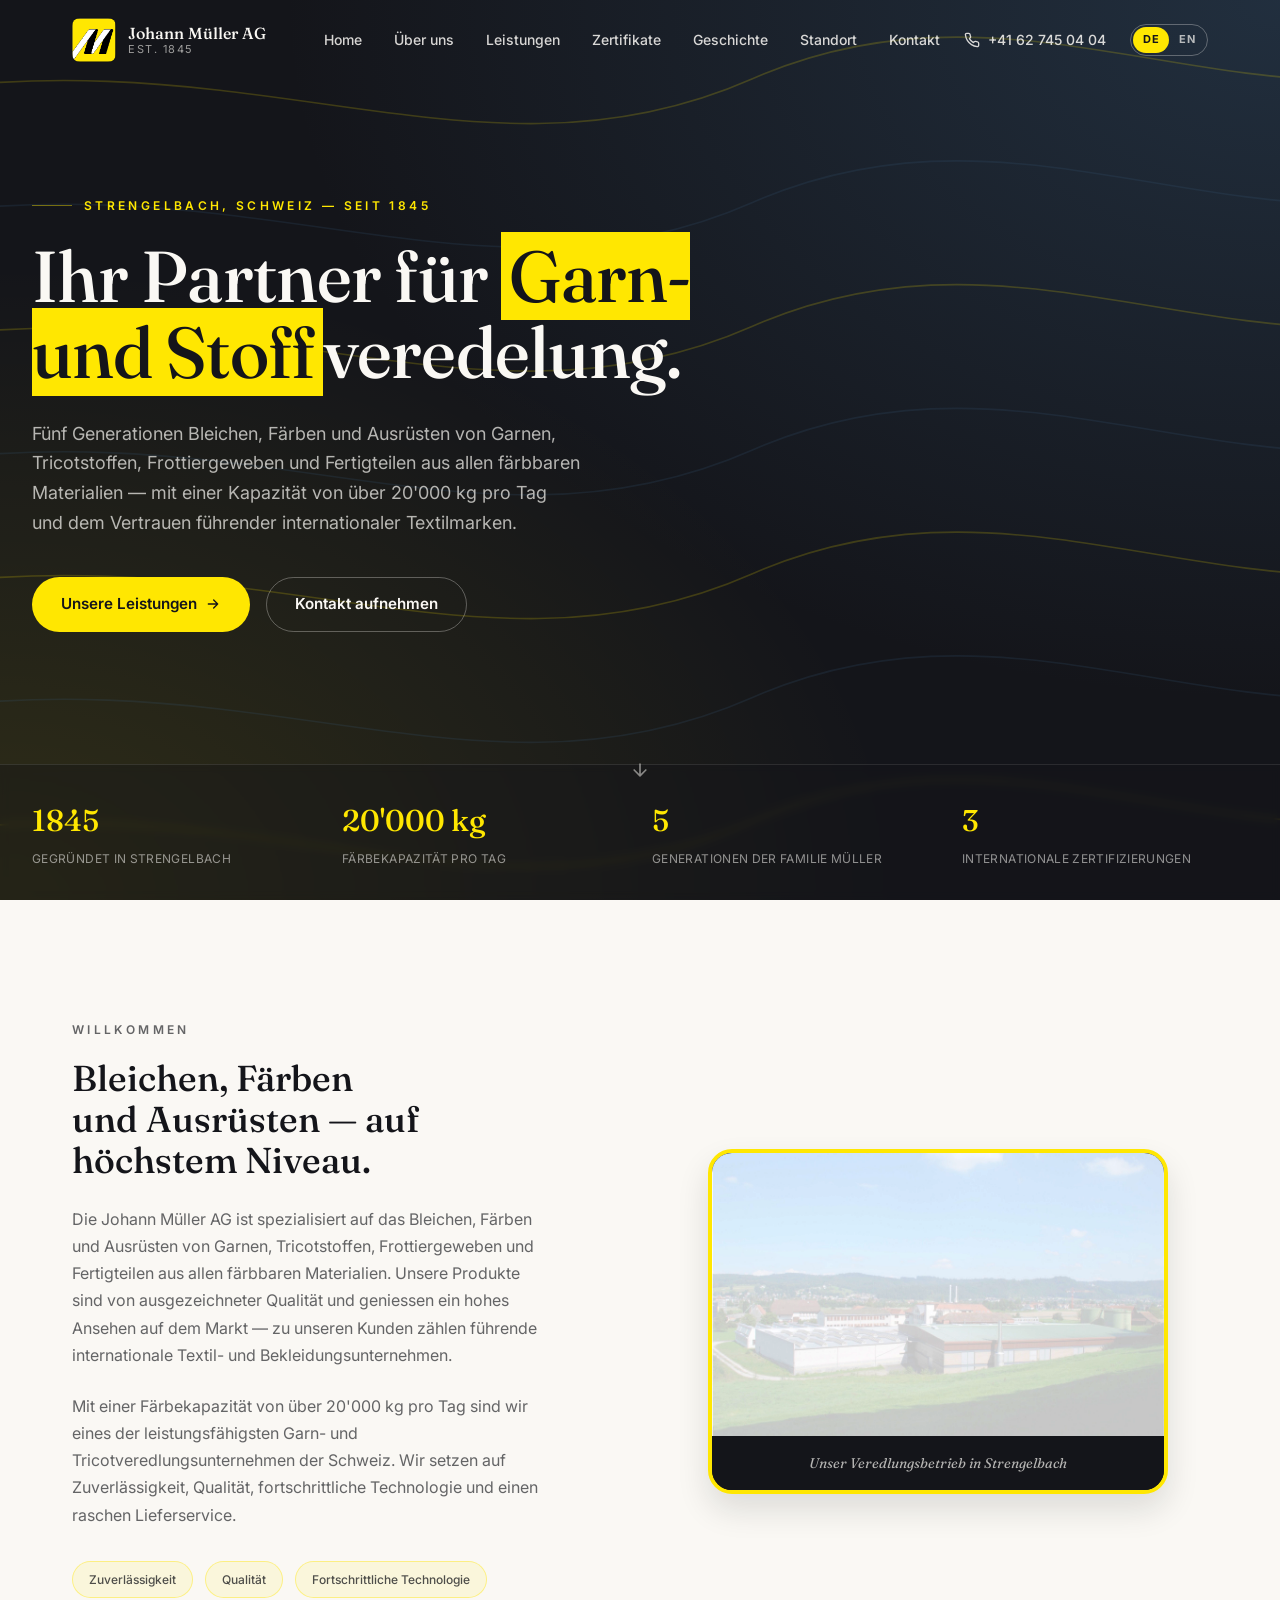
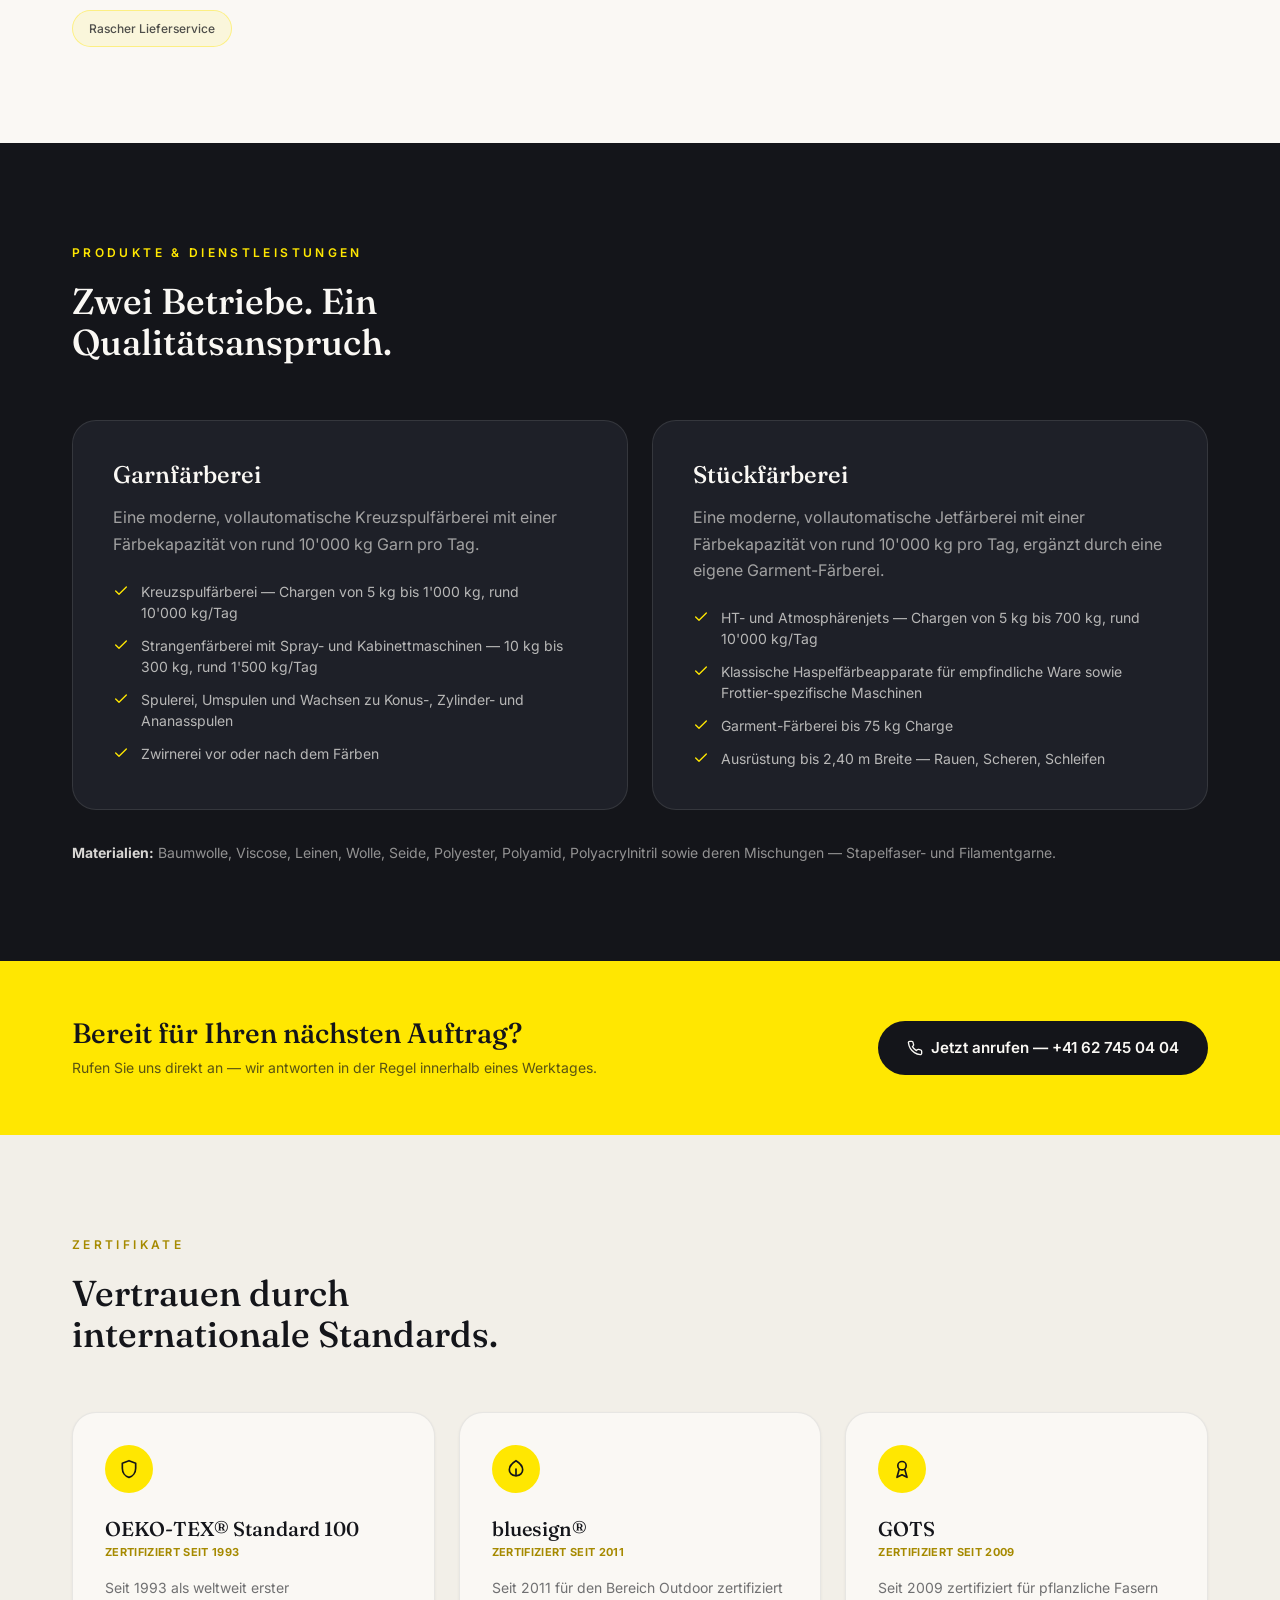
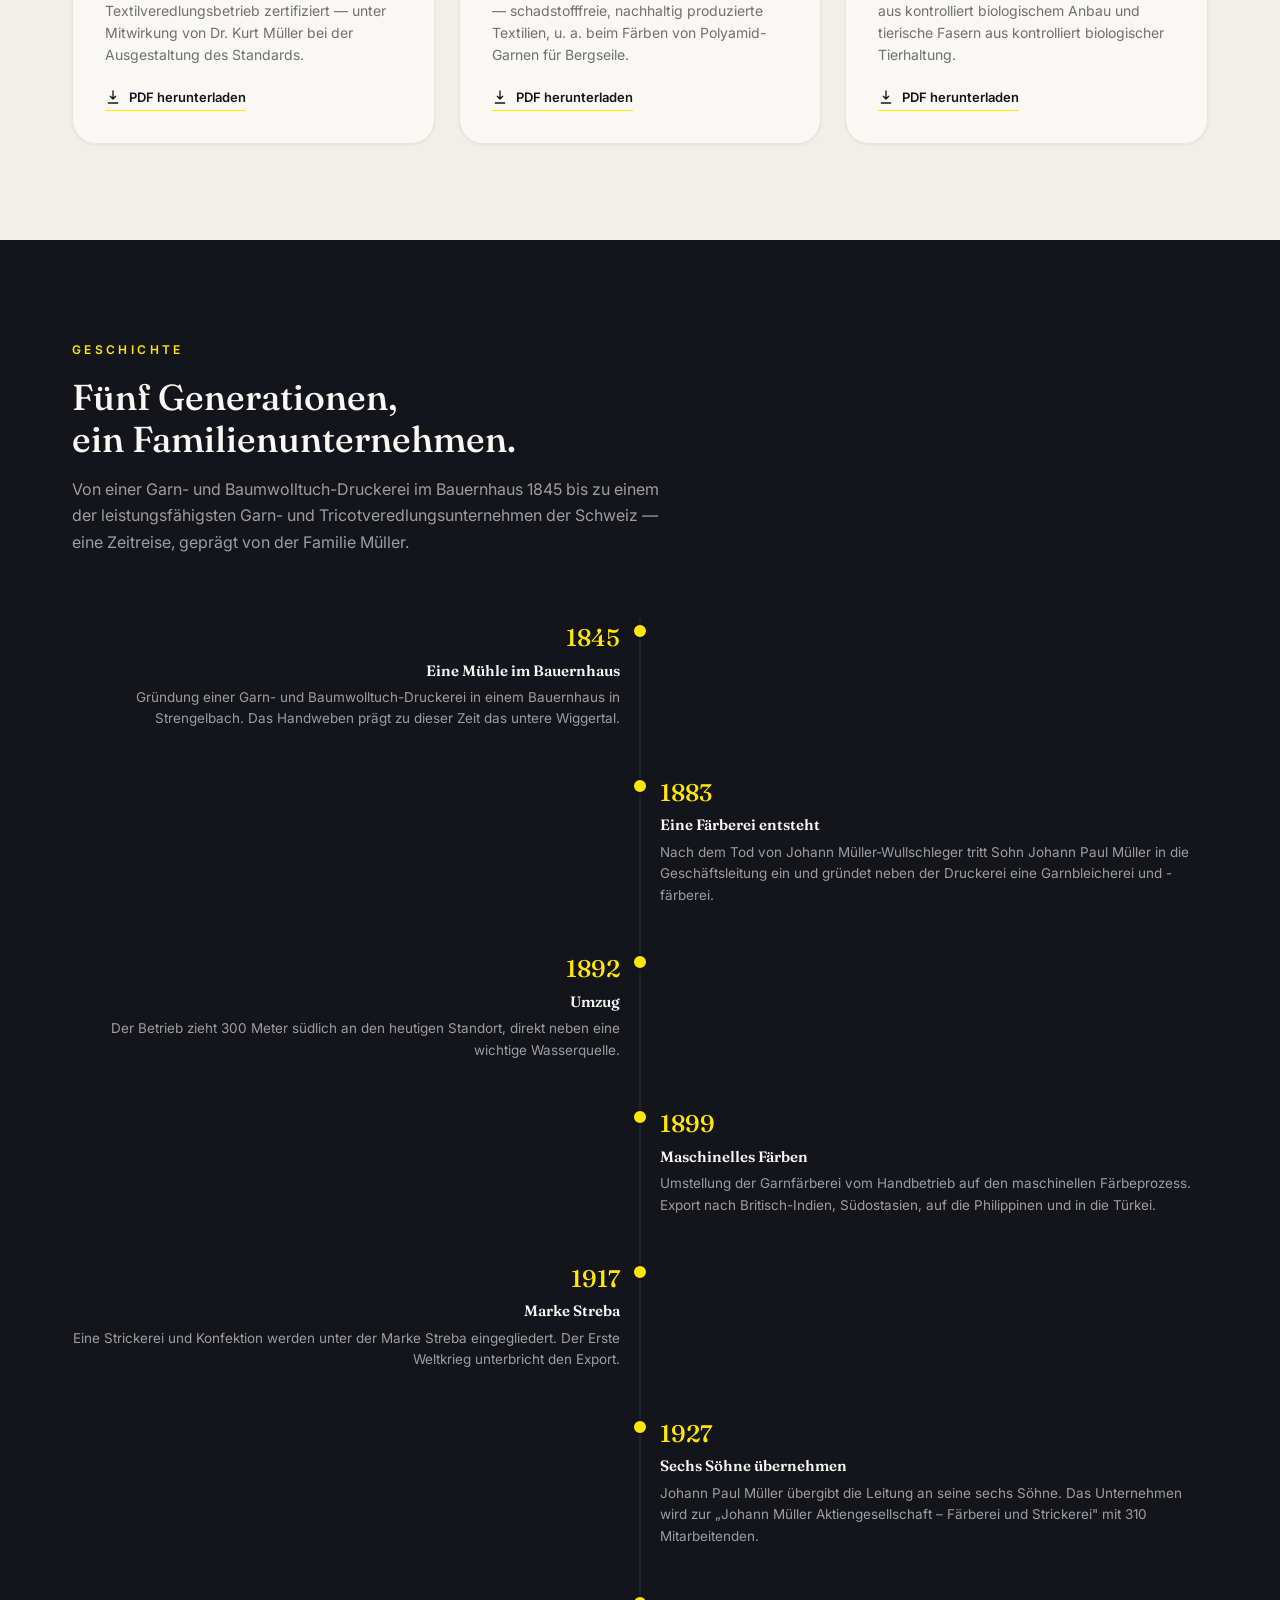
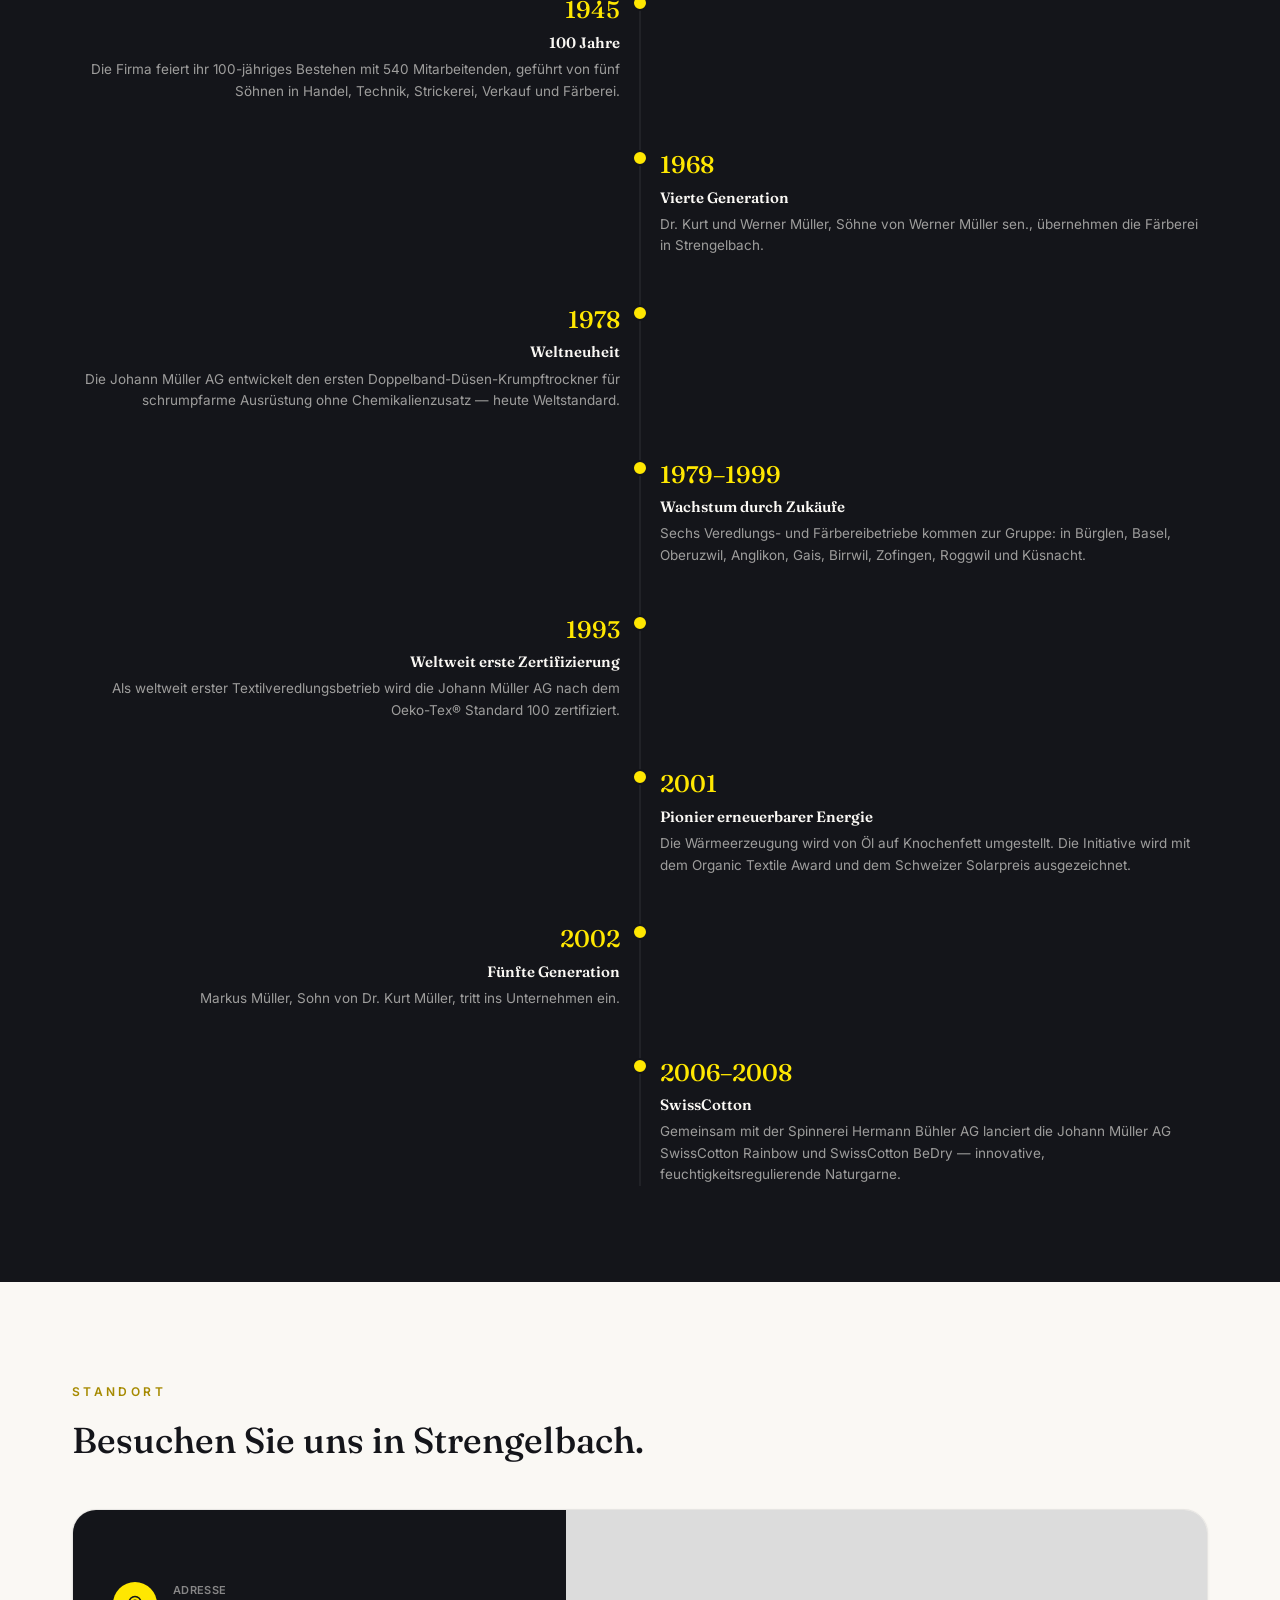
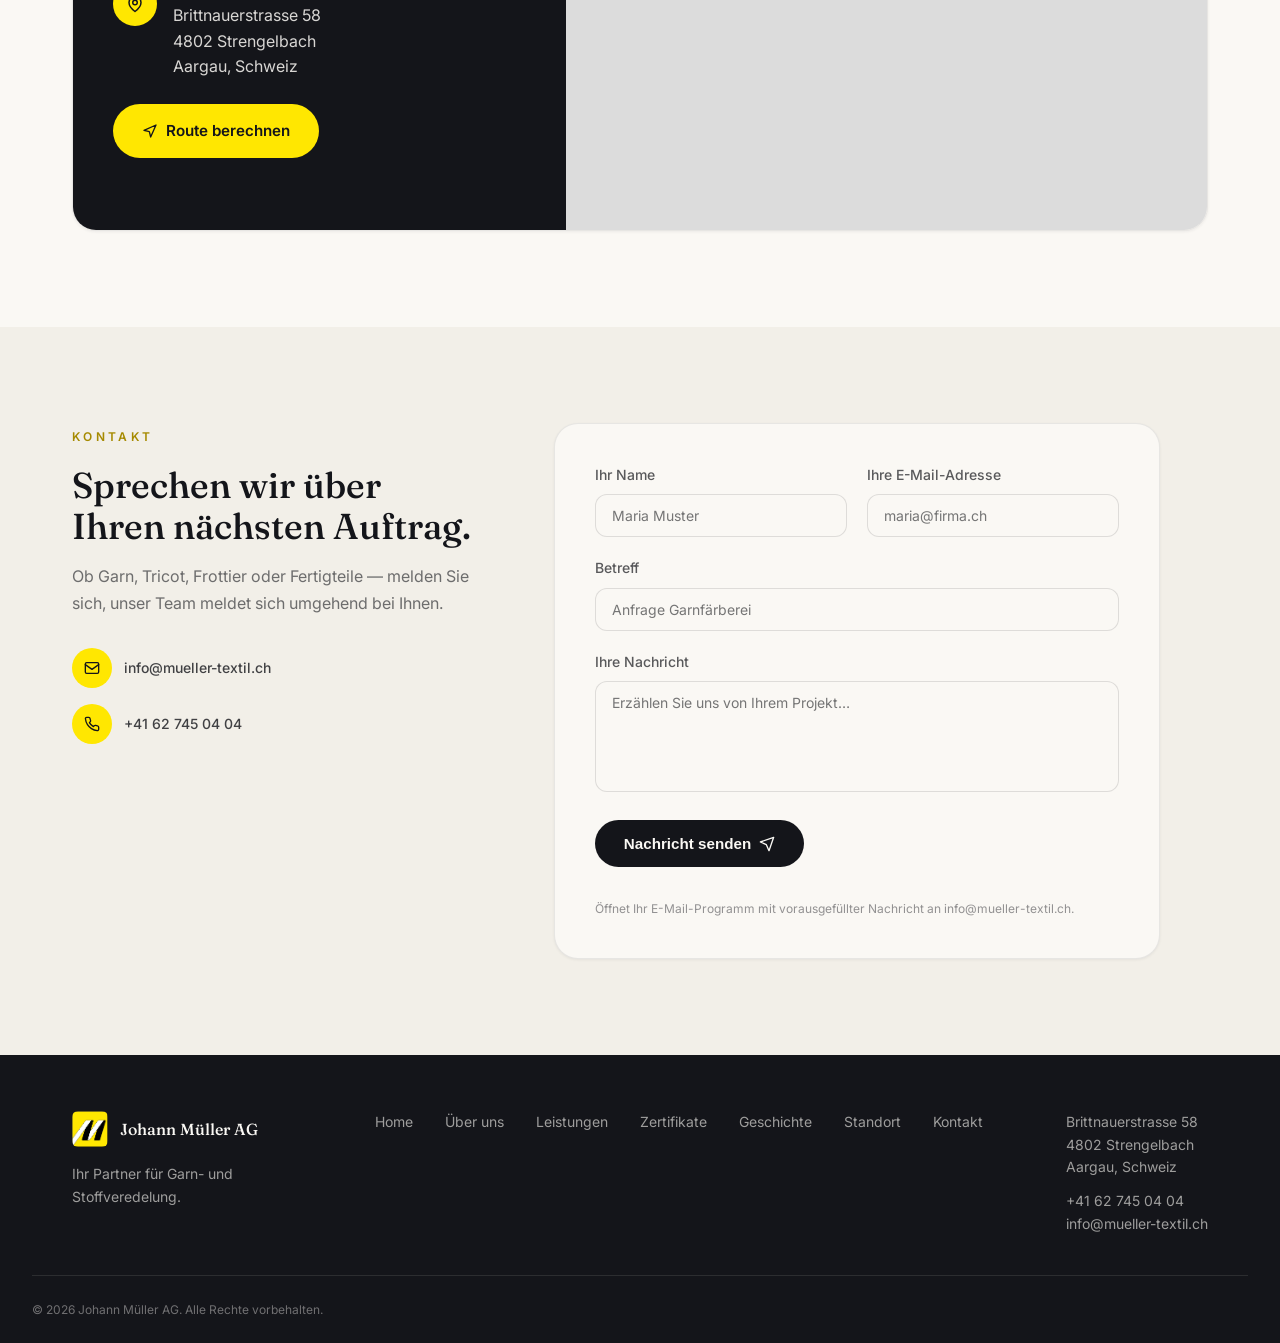
<file: index.html>
<!DOCTYPE html>
<html lang="de">
<head>
<meta charset="UTF-8">
<meta name="viewport" content="width=device-width, initial-scale=1">
<title>Johann Müller AG – Ihr Partner für Garn- und Stoffveredelung</title>
<meta name="description" content="Johann Müller AG in Strengelbach: Garn- und Stückfärberei, Textilveredlung seit 1845. OEKO-TEX® Standard 100, GOTS und bluesign® zertifiziert.">
<link rel="icon" href="assets/images/favicon-32x32.png" sizes="32x32" type="image/png">
<link rel="icon" href="assets/images/favicon-16x16.png" sizes="16x16" type="image/png">
<link rel="icon" href="assets/images/logo.png" type="image/png">
<link rel="apple-touch-icon" href="assets/images/apple-touch-icon.png">
<link rel="alternate" hreflang="de" href="./">
<link rel="alternate" hreflang="en" href="en/">
<link rel="preconnect" href="https://fonts.googleapis.com">
<link rel="preconnect" href="https://fonts.gstatic.com" crossorigin>
<link href="https://fonts.googleapis.com/css2?family=Fraunces:ital,opsz,wght@0,9..144,400;0,9..144,500;0,9..144,600;1,9..144,500&family=Inter:wght@400;500;600;700&display=swap" rel="stylesheet">
<link rel="stylesheet" href="css/style.css">
</head>
<body>
<a class="skip-link" href="#main">Zum Inhalt springen</a>

<header class="site-header" id="siteHeader">
	<div class="container header-inner">
		<a href="#home" class="brand">
			<img src="assets/images/logo.png" alt="Johann Müller AG" class="brand-logo" width="44" height="44">
			<span class="brand-text"><span class="brand-name">Johann&nbsp;Müller&nbsp;AG</span><span class="brand-est">Est. 1845</span></span>
		</a>
		<div class="header-right">
			<nav class="main-nav" aria-label="Hauptnavigation">
				<ul>
					<li><a href="#home">Home</a></li>
					<li><a href="#about">Über uns</a></li>
					<li><a href="#services">Leistungen</a></li>
					<li><a href="#certificates">Zertifikate</a></li>
					<li><a href="#history">Geschichte</a></li>
					<li><a href="#location">Standort</a></li>
					<li><a href="#contact">Kontakt</a></li>
				</ul>
			</nav>
			<a class="phone-link" href="tel:+41627450404">
				<svg class="icon" viewBox="0 0 24 24"><path d="M22 16.92v3a2 2 0 0 1-2.18 2 19.79 19.79 0 0 1-8.63-3.07 19.5 19.5 0 0 1-6-6 19.79 19.79 0 0 1-3.07-8.67A2 2 0 0 1 4.11 2h3a2 2 0 0 1 2 1.72c.127.96.361 1.903.7 2.81a2 2 0 0 1-.45 2.11L8.09 9.91a16 16 0 0 0 6 6l1.27-1.27a2 2 0 0 1 2.11-.45c.907.339 1.85.573 2.81.7A2 2 0 0 1 22 16.92z"/></svg>
				+41&nbsp;62&nbsp;745&nbsp;04&nbsp;04
			</a>
			<div class="lang-toggle">
				<a href="./" class="active" aria-current="true">DE</a>
				<a href="en/" hreflang="en" lang="en">EN</a>
			</div>
			<button type="button" class="nav-toggle" id="navToggle" aria-expanded="false" aria-controls="mobileNav" aria-label="Menü öffnen">
				<svg class="icon icon-menu" viewBox="0 0 24 24"><path d="M4 7h16M4 12h16M4 17h16"/></svg>
				<svg class="icon icon-close" viewBox="0 0 24 24"><path d="M6 6l12 12M18 6L6 18"/></svg>
			</button>
		</div>
	</div>
	<nav class="mobile-nav" id="mobileNav" aria-label="Mobile Navigation">
		<ul>
			<li><a href="#home">Home</a></li>
			<li><a href="#about">Über uns</a></li>
			<li><a href="#services">Leistungen</a></li>
			<li><a href="#certificates">Zertifikate</a></li>
			<li><a href="#history">Geschichte</a></li>
			<li><a href="#location">Standort</a></li>
			<li><a href="#contact">Kontakt</a></li>
			<li><a href="en/" hreflang="en" lang="en">English</a></li>
		</ul>
		<div class="mobile-cta"><a href="#contact" class="pill pill-gold">Kontakt aufnehmen</a></div>
	</nav>
</header>

<main id="main">

	<section class="hero" id="home">
		<div class="hero-glow"></div>
		<svg class="hero-waves" viewBox="0 0 1200 800" preserveAspectRatio="xMidYMid slice" aria-hidden="true">
			<path d="M -100 90 C 250 20, 450 180, 700 70 S 1150 140, 1400 40" stroke="#ffe701"/>
			<path d="M -100 200 C 250 130, 450 290, 700 180 S 1150 250, 1400 150" stroke="#3a5f82"/>
			<path d="M -100 310 C 250 240, 450 400, 700 290 S 1150 360, 1400 260" stroke="#ffe701"/>
			<path d="M -100 420 C 250 350, 450 510, 700 400 S 1150 470, 1400 370" stroke="#3a5f82"/>
			<path d="M -100 530 C 250 460, 450 620, 700 510 S 1150 580, 1400 480" stroke="#ffe701"/>
			<path d="M -100 640 C 250 570, 450 730, 700 620 S 1150 690, 1400 590" stroke="#3a5f82"/>
			<path d="M -100 750 C 250 680, 450 840, 700 730 S 1150 800, 1400 700" stroke="#ffe701"/>
		</svg>
		<div class="container hero-inner">
			<p class="eyebrow hero-eyebrow"><span class="line"></span>Strengelbach, Schweiz — seit 1845</p>
			<h1>Ihr Partner für <mark>Garn- und Stoff</mark>veredelung.</h1>
			<p class="hero-sub">Fünf Generationen Bleichen, Färben und Ausrüsten von Garnen, Tricotstoffen, Frottiergeweben und Fertigteilen aus allen färbbaren Materialien — mit einer Kapazität von über 20'000&nbsp;kg pro Tag und dem Vertrauen führender internationaler Textilmarken.</p>
			<div class="hero-cta">
				<a href="#services" class="pill pill-gold">Unsere Leistungen <svg class="icon" viewBox="0 0 24 24"><path d="M5 12h14M13 6l6 6-6 6"/></svg></a>
				<a href="#contact" class="pill pill-outline">Kontakt aufnehmen</a>
			</div>
		</div>
		<div class="stats-bar">
			<div class="container stats-grid">
				<div class="stat"><div class="stat-val">1845</div><div class="stat-lbl">Gegründet in Strengelbach</div></div>
				<div class="stat"><div class="stat-val">20'000&nbsp;kg</div><div class="stat-lbl">Färbekapazität pro Tag</div></div>
				<div class="stat"><div class="stat-val">5</div><div class="stat-lbl">Generationen der Familie Müller</div></div>
				<div class="stat"><div class="stat-val">3</div><div class="stat-lbl">Internationale Zertifizierungen</div></div>
			</div>
		</div>
		<a href="#about" class="scroll-cue" aria-hidden="true" tabindex="-1">
			<svg class="icon" viewBox="0 0 24 24" style="width:20px;height:20px;"><path d="M12 5v14M5 12l7 7 7-7"/></svg>
		</a>
	</section>

	<section class="about" id="about">
		<div class="container about-grid">
			<div>
				<p class="eyebrow about-eyebrow">Willkommen</p>
				<h2>Bleichen, Färben und Ausrüsten — auf höchstem Niveau.</h2>
				<p>Die Johann Müller AG ist spezialisiert auf das Bleichen, Färben und Ausrüsten von Garnen, Tricotstoffen, Frottiergeweben und Fertigteilen aus allen färbbaren Materialien. Unsere Produkte sind von ausgezeichneter Qualität und geniessen ein hohes Ansehen auf dem Markt — zu unseren Kunden zählen führende internationale Textil- und Bekleidungsunternehmen.</p>
				<p>Mit einer Färbekapazität von über 20'000&nbsp;kg pro Tag sind wir eines der leistungsfähigsten Garn- und Tricotveredlungsunternehmen der Schweiz. Wir setzen auf Zuverlässigkeit, Qualität, fortschrittliche Technologie und einen raschen Lieferservice.</p>
				<div class="about-tags">
					<span>Zuverlässigkeit</span>
					<span>Qualität</span>
					<span>Fortschrittliche Technologie</span>
					<span>Rascher Lieferservice</span>
				</div>
			</div>
			<figure class="about-figure">
				<img src="assets/images/hero.jpg" alt="Luftaufnahme des Firmengeländes der Johann Müller AG in Strengelbach" loading="lazy">
				<figcaption>Unser Veredlungsbetrieb in Strengelbach</figcaption>
			</figure>
		</div>
	</section>

	<section class="services" id="services">
		<div class="container">
			<p class="eyebrow">Produkte &amp; Dienstleistungen</p>
			<h2>Zwei Betriebe. Ein Qualitätsanspruch.</h2>
			<div class="services-grid">
				<div class="service-card">
					<h3>Garnfärberei</h3>
					<p class="summary">Eine moderne, vollautomatische Kreuzspulfärberei mit einer Färbekapazität von rund 10'000&nbsp;kg Garn pro Tag.</p>
					<ul>
						<li><svg class="icon" viewBox="0 0 24 24"><path d="M20 6 9 17l-5-5"/></svg>Kreuzspulfärberei — Chargen von 5&nbsp;kg bis 1'000&nbsp;kg, rund 10'000&nbsp;kg/Tag</li>
						<li><svg class="icon" viewBox="0 0 24 24"><path d="M20 6 9 17l-5-5"/></svg>Strangenfärberei mit Spray- und Kabinettmaschinen — 10&nbsp;kg bis 300&nbsp;kg, rund 1'500&nbsp;kg/Tag</li>
						<li><svg class="icon" viewBox="0 0 24 24"><path d="M20 6 9 17l-5-5"/></svg>Spulerei, Umspulen und Wachsen zu Konus-, Zylinder- und Ananasspulen</li>
						<li><svg class="icon" viewBox="0 0 24 24"><path d="M20 6 9 17l-5-5"/></svg>Zwirnerei vor oder nach dem Färben</li>
					</ul>
				</div>
				<div class="service-card">
					<h3>Stückfärberei</h3>
					<p class="summary">Eine moderne, vollautomatische Jetfärberei mit einer Färbekapazität von rund 10'000&nbsp;kg pro Tag, ergänzt durch eine eigene Garment-Färberei.</p>
					<ul>
						<li><svg class="icon" viewBox="0 0 24 24"><path d="M20 6 9 17l-5-5"/></svg>HT- und Atmosphärenjets — Chargen von 5&nbsp;kg bis 700&nbsp;kg, rund 10'000&nbsp;kg/Tag</li>
						<li><svg class="icon" viewBox="0 0 24 24"><path d="M20 6 9 17l-5-5"/></svg>Klassische Haspelfärbeapparate für empfindliche Ware sowie Frottier-spezifische Maschinen</li>
						<li><svg class="icon" viewBox="0 0 24 24"><path d="M20 6 9 17l-5-5"/></svg>Garment-Färberei bis 75&nbsp;kg Charge</li>
						<li><svg class="icon" viewBox="0 0 24 24"><path d="M20 6 9 17l-5-5"/></svg>Ausrüstung bis 2,40&nbsp;m Breite — Rauen, Scheren, Schleifen</li>
					</ul>
				</div>
			</div>
			<p class="services-materials"><strong>Materialien:</strong> Baumwolle, Viscose, Leinen, Wolle, Seide, Polyester, Polyamid, Polyacrylnitril sowie deren Mischungen — Stapelfaser- und Filamentgarne.</p>
		</div>
	</section>

	<section class="cta-banner">
		<div class="container">
			<div>
				<h2>Bereit für Ihren nächsten Auftrag?</h2>
				<p>Rufen Sie uns direkt an — wir antworten in der Regel innerhalb eines Werktages.</p>
			</div>
			<a href="tel:+41627450404" class="pill pill-ink">
				<svg class="icon" viewBox="0 0 24 24"><path d="M22 16.92v3a2 2 0 0 1-2.18 2 19.79 19.79 0 0 1-8.63-3.07 19.5 19.5 0 0 1-6-6 19.79 19.79 0 0 1-3.07-8.67A2 2 0 0 1 4.11 2h3a2 2 0 0 1 2 1.72c.127.96.361 1.903.7 2.81a2 2 0 0 1-.45 2.11L8.09 9.91a16 16 0 0 0 6 6l1.27-1.27a2 2 0 0 1 2.11-.45c.907.339 1.85.573 2.81.7A2 2 0 0 1 22 16.92z"/></svg>
				Jetzt anrufen — +41&nbsp;62&nbsp;745&nbsp;04&nbsp;04
			</a>
		</div>
	</section>

	<section class="certs" id="certificates">
		<div class="container">
			<p class="eyebrow">Zertifikate</p>
			<h2>Vertrauen durch internationale Standards.</h2>
			<div class="certs-grid">
				<div class="cert-card">
					<div class="cert-icon"><svg class="icon" viewBox="0 0 24 24" style="width:20px;height:20px;"><path d="M12 2 4 5v6c0 5.25 3.4 9.74 8 11 4.6-1.26 8-5.75 8-11V5l-8-3Z"/></svg></div>
					<h3>OEKO-TEX® Standard 100</h3>
					<p class="cert-since">Zertifiziert seit 1993</p>
					<p class="desc">Seit 1993 als weltweit erster Textilveredlungsbetrieb zertifiziert — unter Mitwirkung von Dr. Kurt Müller bei der Ausgestaltung des Standards.</p>
					<a class="cert-pdf" href="assets/certificates/Oeko-Tex-100.pdf" download>
						<svg class="icon" viewBox="0 0 24 24"><path d="M12 3v12m0 0 4-4m-4 4-4-4M5 21h14"/></svg>
						PDF herunterladen
					</a>
				</div>
				<div class="cert-card">
					<div class="cert-icon"><svg class="icon" viewBox="0 0 24 24" style="width:20px;height:20px;"><path d="M11 20A7 7 0 0 1 4 13c0-4 3-8 8-11 5 3 8 7 8 11a7 7 0 0 1-7 7"/><path d="M12 20v-8"/></svg></div>
					<h3>bluesign®</h3>
					<p class="cert-since">Zertifiziert seit 2011</p>
					<p class="desc">Seit 2011 für den Bereich Outdoor zertifiziert — schadstofffreie, nachhaltig produzierte Textilien, u.&nbsp;a. beim Färben von Polyamid-Garnen für Bergseile.</p>
					<a class="cert-pdf" href="assets/certificates/Bluesign2025.pdf" download>
						<svg class="icon" viewBox="0 0 24 24"><path d="M12 3v12m0 0 4-4m-4 4-4-4M5 21h14"/></svg>
						PDF herunterladen
					</a>
				</div>
				<div class="cert-card">
					<div class="cert-icon"><svg class="icon" viewBox="0 0 24 24" style="width:20px;height:20px;"><circle cx="12" cy="8" r="5"/><path d="M8.5 13 6 22l6-3 6 3-2.5-9"/></svg></div>
					<h3>GOTS</h3>
					<p class="cert-since">Zertifiziert seit 2009</p>
					<p class="desc">Seit 2009 zertifiziert für pflanzliche Fasern aus kontrolliert biologischem Anbau und tierische Fasern aus kontrolliert biologischer Tierhaltung.</p>
					<a class="cert-pdf" href="assets/certificates/GOTS2025.pdf" download>
						<svg class="icon" viewBox="0 0 24 24"><path d="M12 3v12m0 0 4-4m-4 4-4-4M5 21h14"/></svg>
						PDF herunterladen
					</a>
				</div>
			</div>
		</div>
	</section>

	<section class="history" id="history">
		<div class="container">
			<p class="eyebrow">Geschichte</p>
			<h2>Fünf Generationen, ein Familienunternehmen.</h2>
			<p class="history-intro">Von einer Garn- und Baumwolltuch-Druckerei im Bauernhaus 1845 bis zu einem der leistungsfähigsten Garn- und Tricotveredlungsunternehmen der Schweiz — eine Zeitreise, geprägt von der Familie Müller.</p>
			<ol class="timeline">
				<li><span class="dot"></span><div class="entry"><div class="year">1845</div><h3>Eine Mühle im Bauernhaus</h3><p>Gründung einer Garn- und Baumwolltuch-Druckerei in einem Bauernhaus in Strengelbach. Das Handweben prägt zu dieser Zeit das untere Wiggertal.</p></div></li>
				<li class="right"><span class="dot"></span><div class="entry"><div class="year">1883</div><h3>Eine Färberei entsteht</h3><p>Nach dem Tod von Johann Müller-Wullschleger tritt Sohn Johann Paul Müller in die Geschäftsleitung ein und gründet neben der Druckerei eine Garnbleicherei und -färberei.</p></div></li>
				<li><span class="dot"></span><div class="entry"><div class="year">1892</div><h3>Umzug</h3><p>Der Betrieb zieht 300 Meter südlich an den heutigen Standort, direkt neben eine wichtige Wasserquelle.</p></div></li>
				<li class="right"><span class="dot"></span><div class="entry"><div class="year">1899</div><h3>Maschinelles Färben</h3><p>Umstellung der Garnfärberei vom Handbetrieb auf den maschinellen Färbeprozess. Export nach Britisch-Indien, Südostasien, auf die Philippinen und in die Türkei.</p></div></li>
				<li><span class="dot"></span><div class="entry"><div class="year">1917</div><h3>Marke Streba</h3><p>Eine Strickerei und Konfektion werden unter der Marke Streba eingegliedert. Der Erste Weltkrieg unterbricht den Export.</p></div></li>
				<li class="right"><span class="dot"></span><div class="entry"><div class="year">1927</div><h3>Sechs Söhne übernehmen</h3><p>Johann Paul Müller übergibt die Leitung an seine sechs Söhne. Das Unternehmen wird zur „Johann Müller Aktiengesellschaft – Färberei und Strickerei" mit 310 Mitarbeitenden.</p></div></li>
				<li><span class="dot"></span><div class="entry"><div class="year">1945</div><h3>100 Jahre</h3><p>Die Firma feiert ihr 100-jähriges Bestehen mit 540 Mitarbeitenden, geführt von fünf Söhnen in Handel, Technik, Strickerei, Verkauf und Färberei.</p></div></li>
				<li class="right"><span class="dot"></span><div class="entry"><div class="year">1968</div><h3>Vierte Generation</h3><p>Dr. Kurt und Werner Müller, Söhne von Werner Müller sen., übernehmen die Färberei in Strengelbach.</p></div></li>
				<li><span class="dot"></span><div class="entry"><div class="year">1978</div><h3>Weltneuheit</h3><p>Die Johann Müller AG entwickelt den ersten Doppelband-Düsen-Krumpftrockner für schrumpfarme Ausrüstung ohne Chemikalienzusatz — heute Weltstandard.</p></div></li>
				<li class="right"><span class="dot"></span><div class="entry"><div class="year">1979–1999</div><h3>Wachstum durch Zukäufe</h3><p>Sechs Veredlungs- und Färbereibetriebe kommen zur Gruppe: in Bürglen, Basel, Oberuzwil, Anglikon, Gais, Birrwil, Zofingen, Roggwil und Küsnacht.</p></div></li>
				<li><span class="dot"></span><div class="entry"><div class="year">1993</div><h3>Weltweit erste Zertifizierung</h3><p>Als weltweit erster Textilveredlungsbetrieb wird die Johann Müller AG nach dem Oeko-Tex® Standard 100 zertifiziert.</p></div></li>
				<li class="right"><span class="dot"></span><div class="entry"><div class="year">2001</div><h3>Pionier erneuerbarer Energie</h3><p>Die Wärmeerzeugung wird von Öl auf Knochenfett umgestellt. Die Initiative wird mit dem Organic Textile Award und dem Schweizer Solarpreis ausgezeichnet.</p></div></li>
				<li><span class="dot"></span><div class="entry"><div class="year">2002</div><h3>Fünfte Generation</h3><p>Markus Müller, Sohn von Dr. Kurt Müller, tritt ins Unternehmen ein.</p></div></li>
				<li class="right"><span class="dot"></span><div class="entry"><div class="year">2006–2008</div><h3>SwissCotton</h3><p>Gemeinsam mit der Spinnerei Hermann Bühler AG lanciert die Johann Müller AG SwissCotton Rainbow und SwissCotton BeDry — innovative, feuchtigkeitsregulierende Naturgarne.</p></div></li>
			</ol>
		</div>
	</section>

	<section class="location" id="location">
		<div class="container">
			<p class="eyebrow">Standort</p>
			<h2>Besuchen Sie uns in Strengelbach.</h2>
			<div class="location-card">
				<div class="location-info">
					<div class="addr-row">
						<div class="icon-circle"><svg class="icon" viewBox="0 0 24 24" style="width:18px;height:18px;"><path d="M20 10c0 6-8 12-8 12s-8-6-8-12a8 8 0 0 1 16 0Z"/><circle cx="12" cy="10" r="3"/></svg></div>
						<div>
							<p class="addr-label">Adresse</p>
							<p class="addr-text">Brittnauerstrasse 58<br>4802 Strengelbach<br>Aargau, Schweiz</p>
						</div>
					</div>
					<a href="https://www.google.com/maps/dir/?api=1&destination=Brittnauerstrasse+58,+4802+Strengelbach" target="_blank" rel="noreferrer" class="pill pill-gold">
						<svg class="icon" viewBox="0 0 24 24"><path d="m3 11 18-8-8 18-2-8-8-2Z"/></svg>
						Route berechnen
					</a>
				</div>
				<div class="map-embed">
					<iframe title="Standort Johann Müller AG, Brittnauerstrasse 58, 4802 Strengelbach" loading="lazy" src="https://www.google.com/maps?q=Brittnauerstrasse+58,+4802+Strengelbach&output=embed" referrerpolicy="no-referrer-when-downgrade"></iframe>
				</div>
			</div>
		</div>
	</section>

	<section class="contact" id="contact">
		<div class="container">
			<div>
				<p class="eyebrow">Kontakt</p>
				<h2>Sprechen wir über Ihren nächsten Auftrag.</h2>
				<p class="contact-sub">Ob Garn, Tricot, Frottier oder Fertigteile — melden Sie sich, unser Team meldet sich umgehend bei Ihnen.</p>
				<div class="contact-links">
					<a href="mailto:info@mueller-textil.ch"><span class="icon-circle-sm"><svg class="icon" viewBox="0 0 24 24" style="width:16px;height:16px;"><rect x="2" y="4" width="20" height="16" rx="2"/><path d="m2 7 10 7 10-7"/></svg></span>info@mueller-textil.ch</a>
					<a href="tel:+41627450404"><span class="icon-circle-sm"><svg class="icon" viewBox="0 0 24 24" style="width:16px;height:16px;"><path d="M22 16.92v3a2 2 0 0 1-2.18 2 19.79 19.79 0 0 1-8.63-3.07 19.5 19.5 0 0 1-6-6 19.79 19.79 0 0 1-3.07-8.67A2 2 0 0 1 4.11 2h3a2 2 0 0 1 2 1.72c.127.96.361 1.903.7 2.81a2 2 0 0 1-.45 2.11L8.09 9.91a16 16 0 0 0 6 6l1.27-1.27a2 2 0 0 1 2.11-.45c.907.339 1.85.573 2.81.7A2 2 0 0 1 22 16.92z"/></svg></span>+41&nbsp;62&nbsp;745&nbsp;04&nbsp;04</a>
				</div>
			</div>
			<div class="contact-form">
				<form id="contactForm">
					<div class="form-row">
						<label>Ihr Name<input type="text" name="name" placeholder="Maria Muster" required></label>
						<label>Ihre E-Mail-Adresse<input type="email" name="email" placeholder="maria@firma.ch" required></label>
					</div>
					<label>Betreff<input type="text" name="subject" placeholder="Anfrage Garnfärberei"></label>
					<label>Ihre Nachricht<textarea name="message" rows="5" placeholder="Erzählen Sie uns von Ihrem Projekt…" required></textarea></label>
					<button type="submit" class="pill pill-ink">Nachricht senden <svg class="icon" viewBox="0 0 24 24"><path d="m22 2-7 20-4-9-9-4 20-7Z"/></svg></button>
					<p class="contact-note">Öffnet Ihr E-Mail-Programm mit vorausgefüllter Nachricht an info@mueller-textil.ch.</p>
				</form>
			</div>
		</div>
	</section>

</main>

<footer class="site-footer">
	<div class="container footer-top">
		<div>
			<div class="footer-brand">
				<img src="assets/images/logo.png" alt="">
				<span>Johann Müller AG</span>
			</div>
			<p class="footer-tagline">Ihr Partner für Garn- und Stoffveredelung.</p>
		</div>
		<nav class="footer-nav" aria-label="Footer-Navigation">
			<a href="#home">Home</a>
			<a href="#about">Über uns</a>
			<a href="#services">Leistungen</a>
			<a href="#certificates">Zertifikate</a>
			<a href="#history">Geschichte</a>
			<a href="#location">Standort</a>
			<a href="#contact">Kontakt</a>
		</nav>
		<div class="footer-addr">
			<p>Brittnauerstrasse 58</p>
			<p>4802 Strengelbach</p>
			<p>Aargau, Schweiz</p>
			<p class="sp"><a href="tel:+41627450404">+41&nbsp;62&nbsp;745&nbsp;04&nbsp;04</a></p>
			<p><a href="mailto:info@mueller-textil.ch">info@mueller-textil.ch</a></p>
		</div>
	</div>
	<div class="container footer-bottom">© <span id="year"></span> Johann Müller AG. Alle Rechte vorbehalten.</div>
</footer>

<script src="js/script.js"></script>
</body>
</html>
</file>
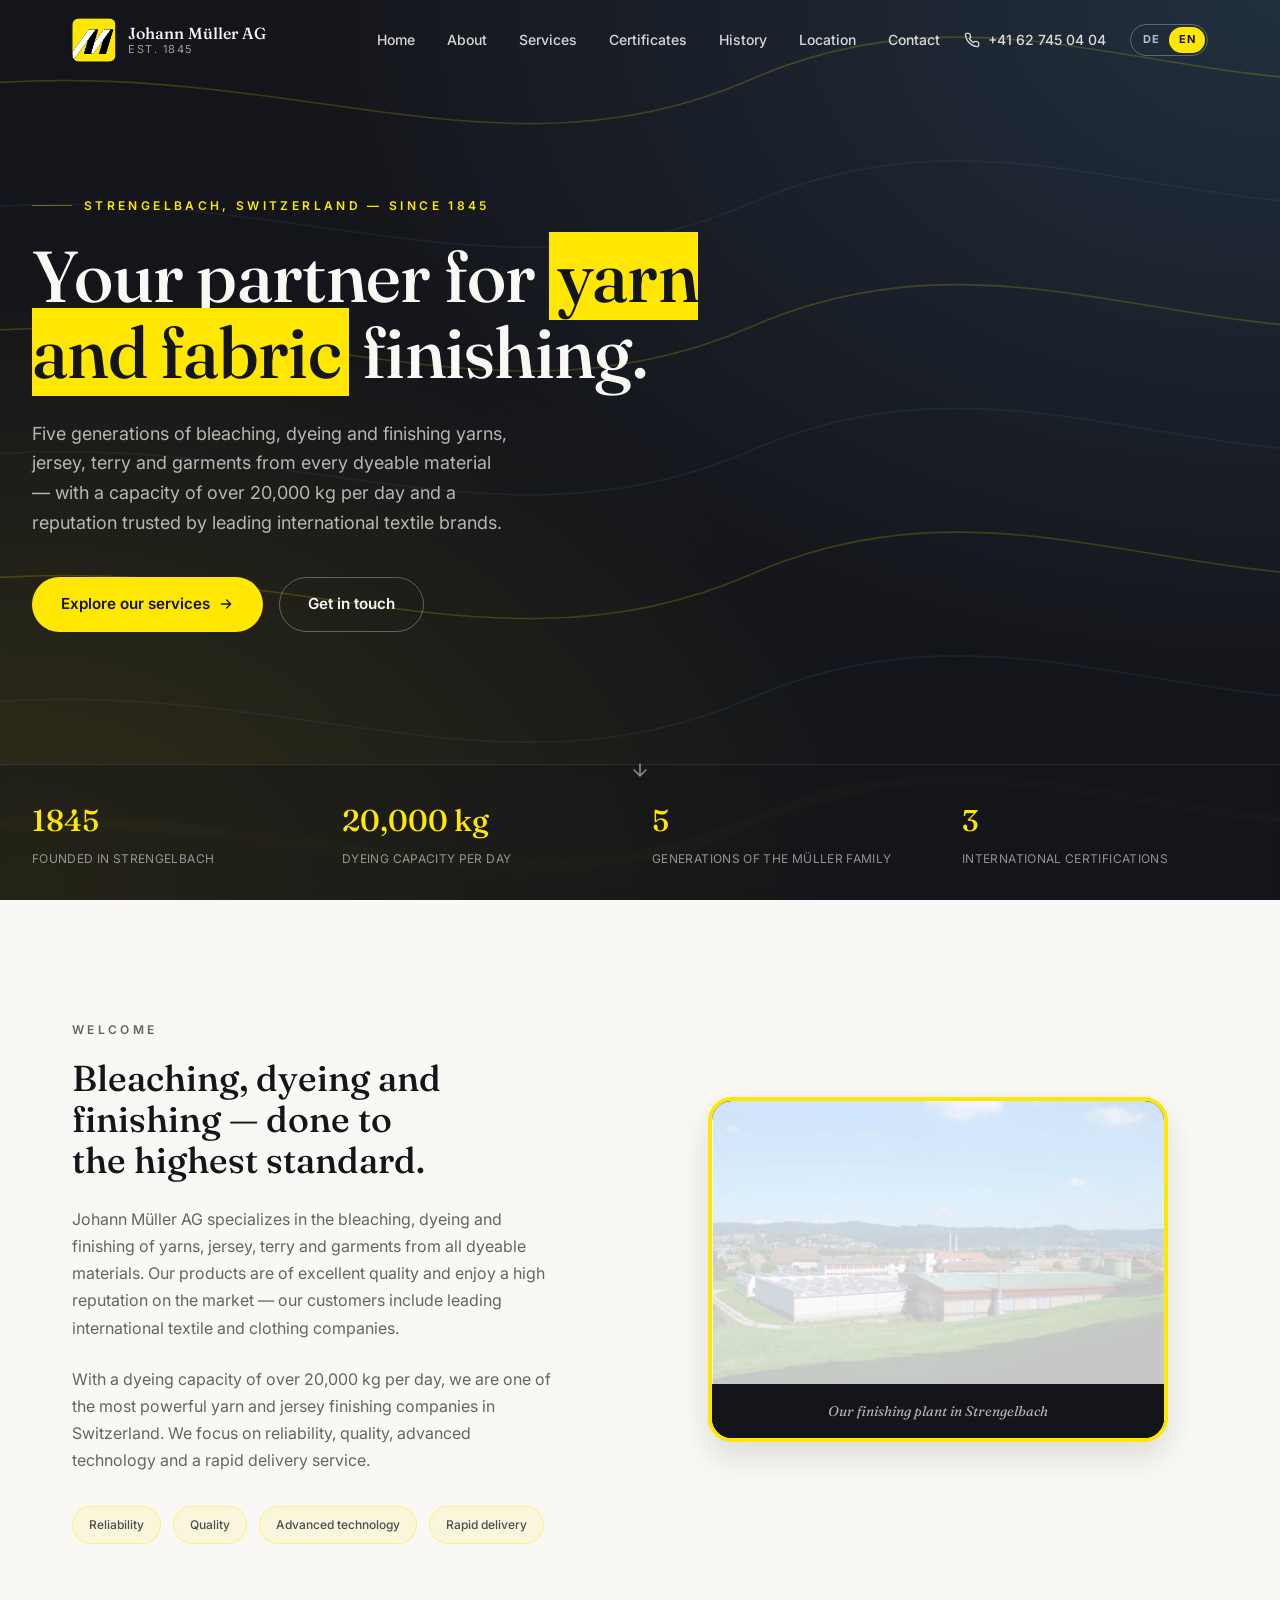
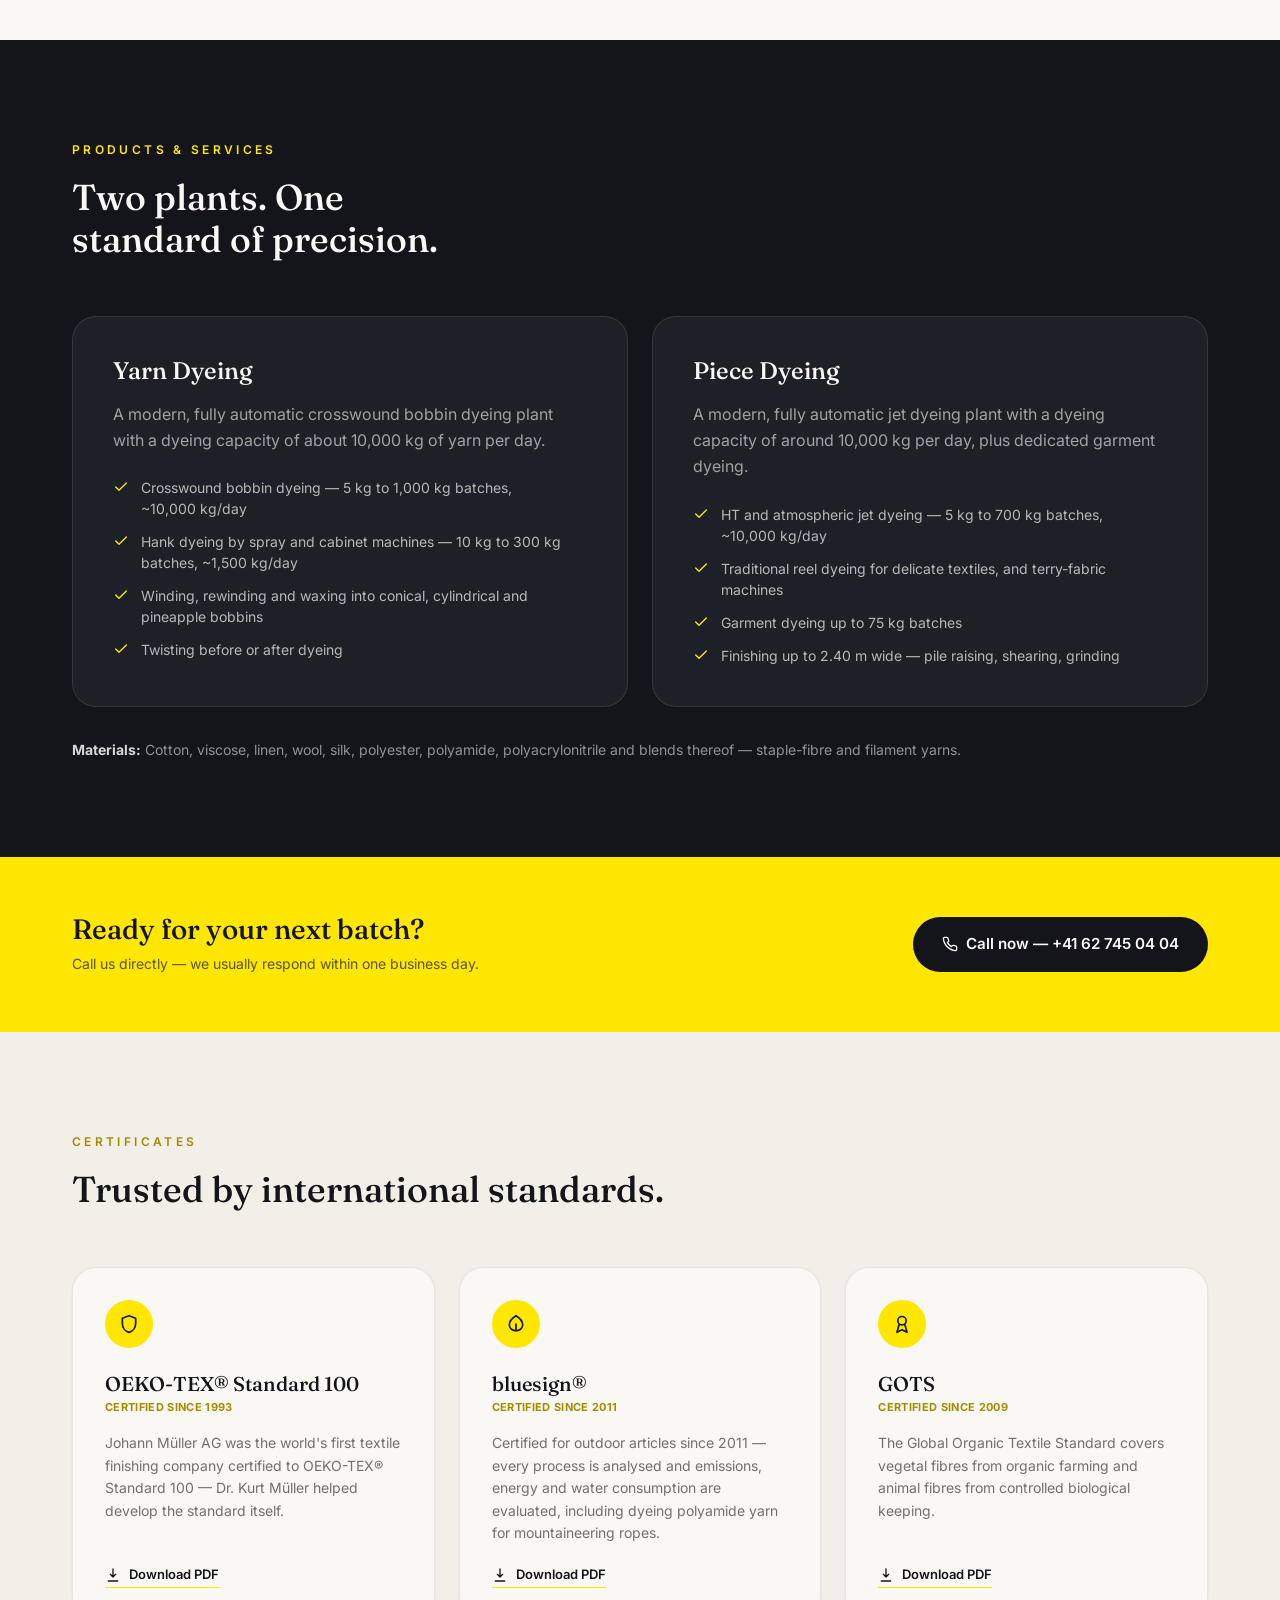
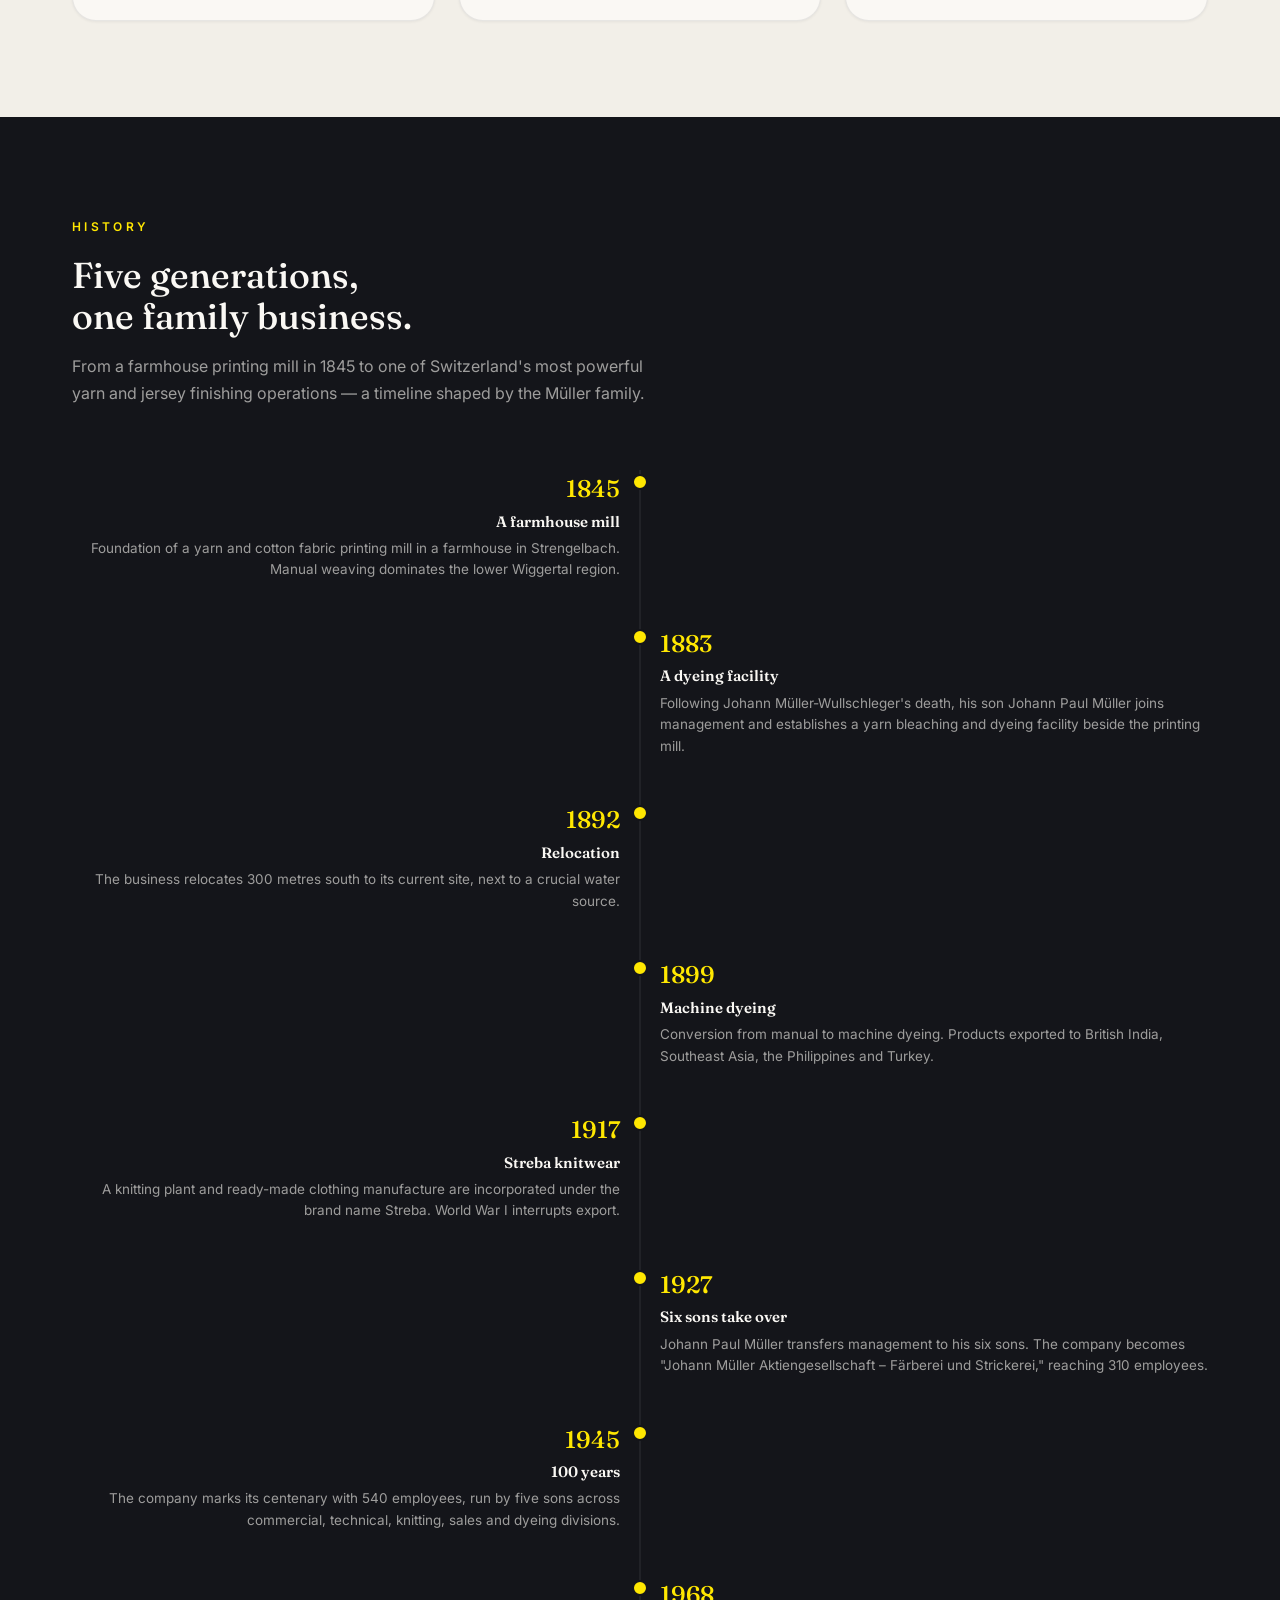
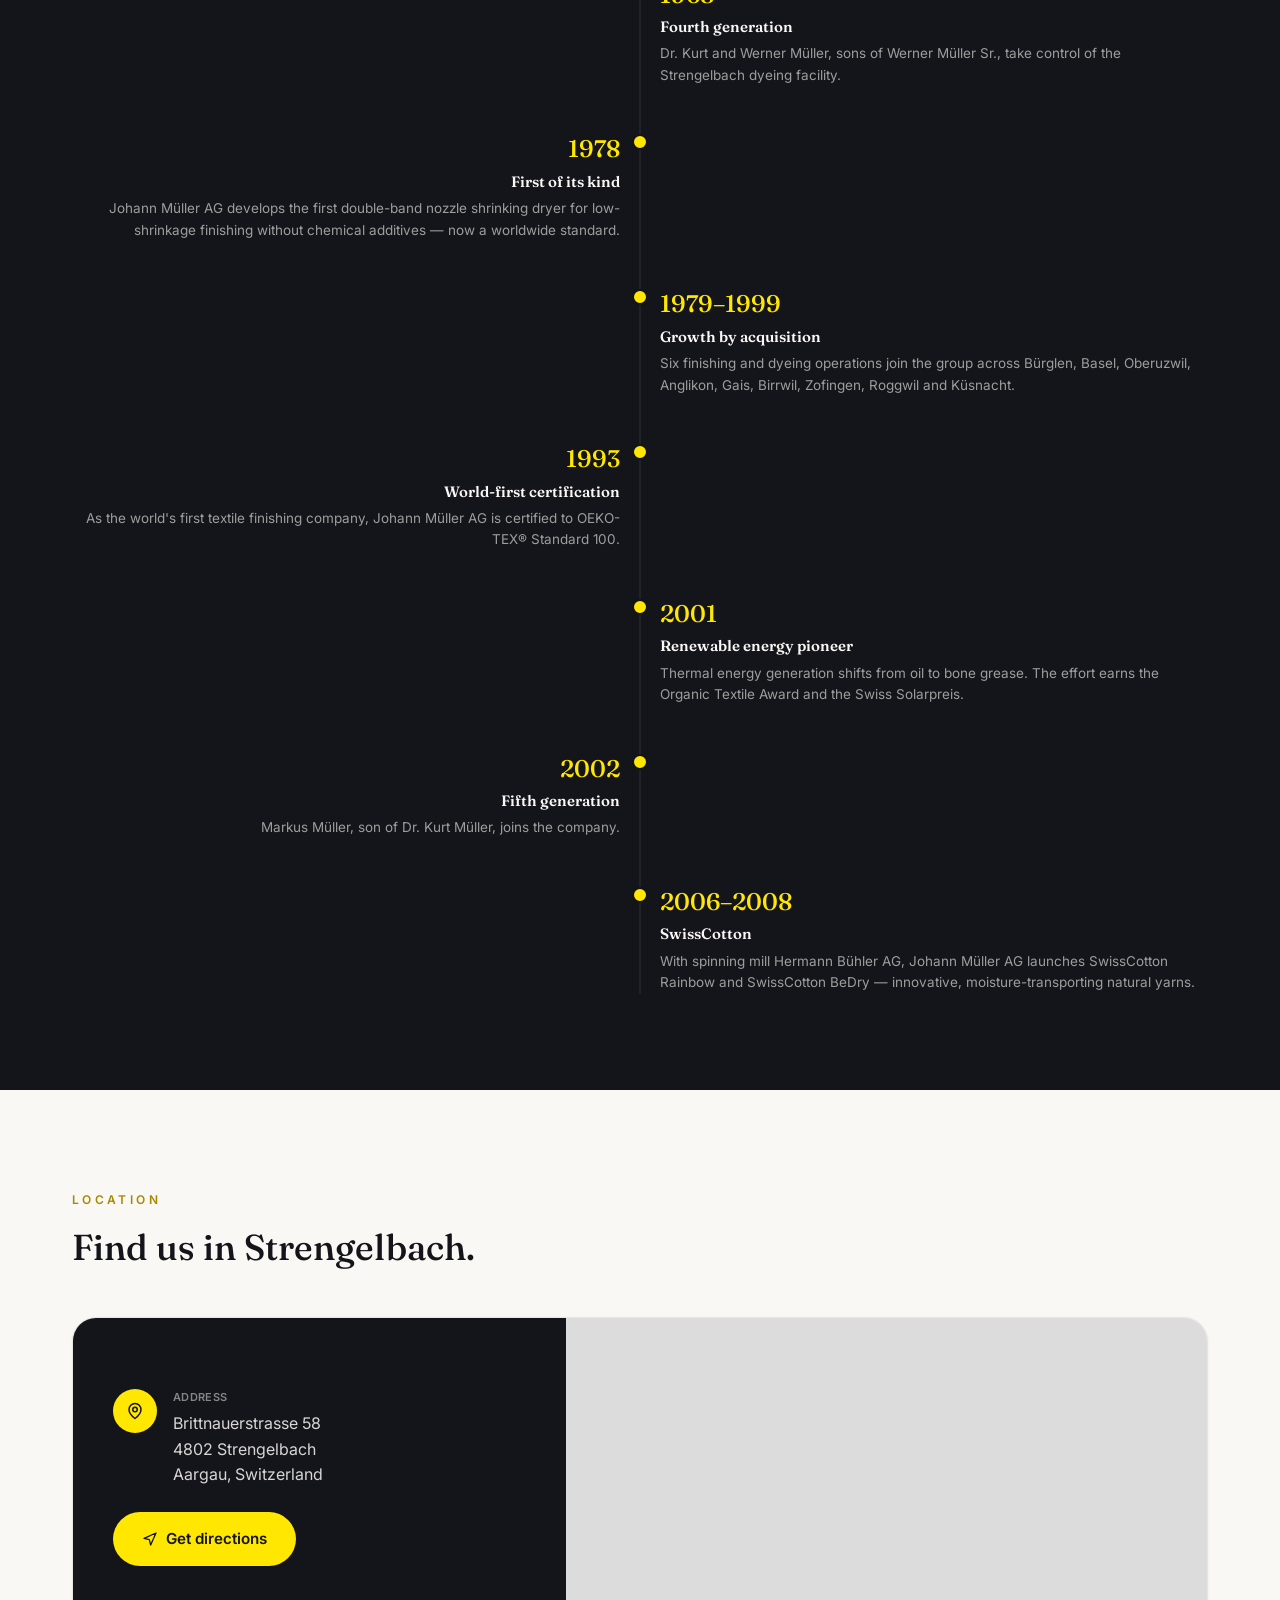
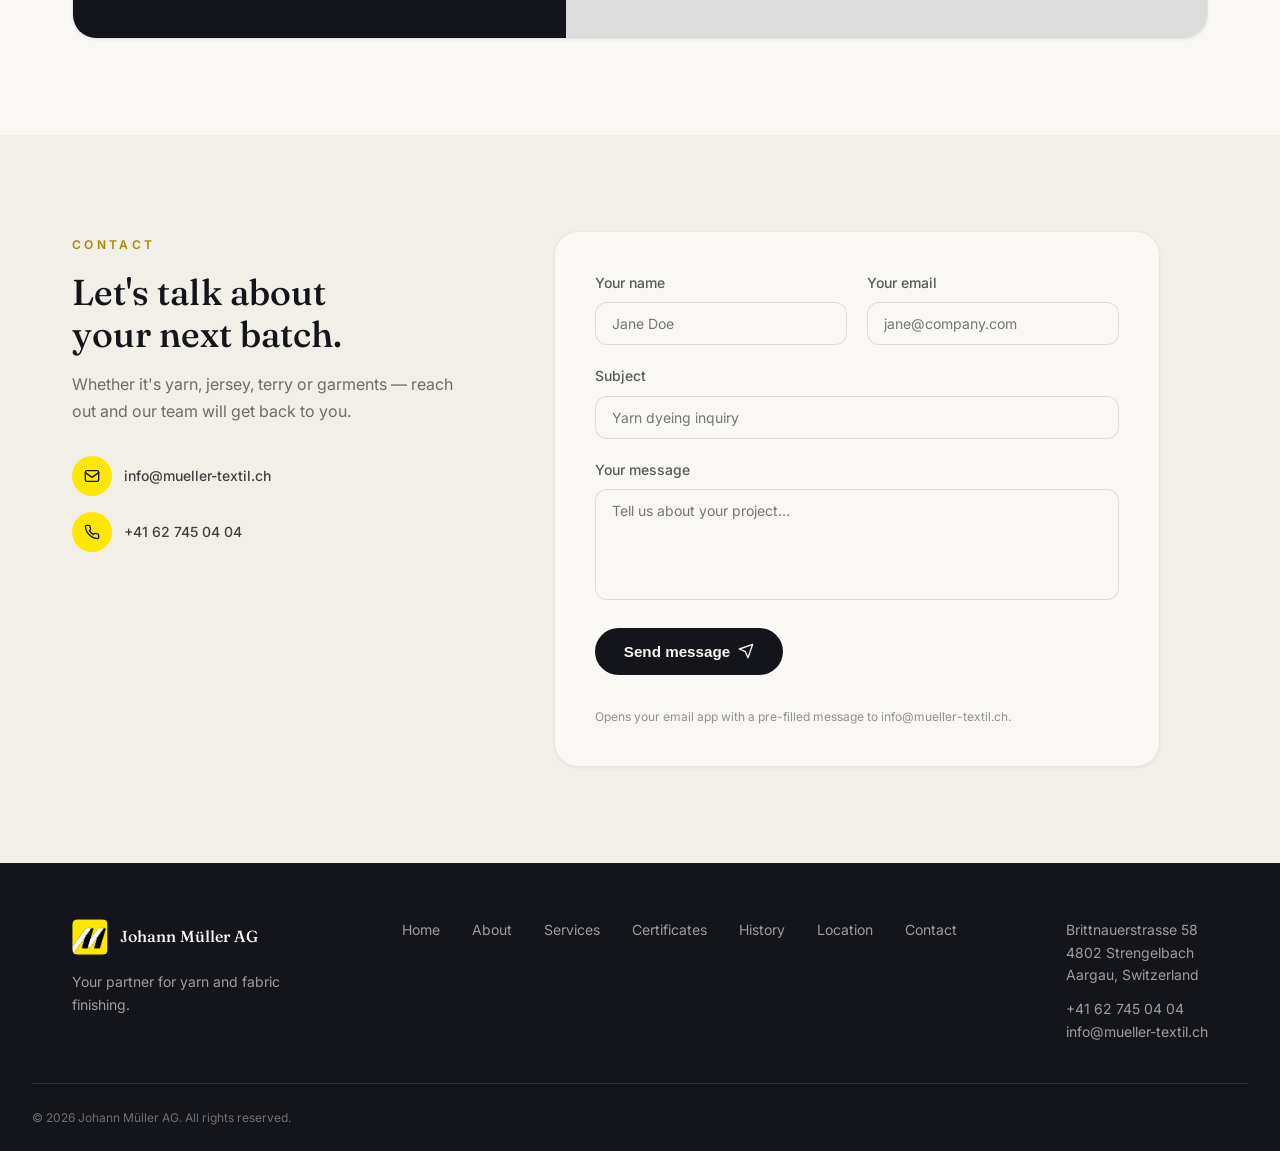
<file: en/index.html>
<!DOCTYPE html>
<html lang="en">
<head>
<meta charset="UTF-8">
<meta name="viewport" content="width=device-width, initial-scale=1">
<title>Johann Müller AG – Your Partner for Yarn and Fabric Finishing</title>
<meta name="description" content="Johann Müller AG in Strengelbach, Switzerland: yarn and piece dyeing, textile finishing since 1845. Certified to OEKO-TEX® Standard 100, GOTS and bluesign®.">
<link rel="icon" href="../assets/images/favicon-32x32.png" sizes="32x32" type="image/png">
<link rel="icon" href="../assets/images/favicon-16x16.png" sizes="16x16" type="image/png">
<link rel="icon" href="../assets/images/logo.png" type="image/png">
<link rel="apple-touch-icon" href="../assets/images/apple-touch-icon.png">
<link rel="alternate" hreflang="de" href="../">
<link rel="alternate" hreflang="en" href="./">
<link rel="preconnect" href="https://fonts.googleapis.com">
<link rel="preconnect" href="https://fonts.gstatic.com" crossorigin>
<link href="https://fonts.googleapis.com/css2?family=Fraunces:ital,opsz,wght@0,9..144,400;0,9..144,500;0,9..144,600;1,9..144,500&family=Inter:wght@400;500;600;700&display=swap" rel="stylesheet">
<link rel="stylesheet" href="../css/style.css">
</head>
<body>
<a class="skip-link" href="#main">Skip to content</a>

<header class="site-header" id="siteHeader">
	<div class="container header-inner">
		<a href="#home" class="brand">
			<img src="../assets/images/logo.png" alt="Johann Müller AG" class="brand-logo" width="44" height="44">
			<span class="brand-text"><span class="brand-name">Johann&nbsp;Müller&nbsp;AG</span><span class="brand-est">Est. 1845</span></span>
		</a>
		<div class="header-right">
			<nav class="main-nav" aria-label="Main navigation">
				<ul>
					<li><a href="#home">Home</a></li>
					<li><a href="#about">About</a></li>
					<li><a href="#services">Services</a></li>
					<li><a href="#certificates">Certificates</a></li>
					<li><a href="#history">History</a></li>
					<li><a href="#location">Location</a></li>
					<li><a href="#contact">Contact</a></li>
				</ul>
			</nav>
			<a class="phone-link" href="tel:+41627450404">
				<svg class="icon" viewBox="0 0 24 24"><path d="M22 16.92v3a2 2 0 0 1-2.18 2 19.79 19.79 0 0 1-8.63-3.07 19.5 19.5 0 0 1-6-6 19.79 19.79 0 0 1-3.07-8.67A2 2 0 0 1 4.11 2h3a2 2 0 0 1 2 1.72c.127.96.361 1.903.7 2.81a2 2 0 0 1-.45 2.11L8.09 9.91a16 16 0 0 0 6 6l1.27-1.27a2 2 0 0 1 2.11-.45c.907.339 1.85.573 2.81.7A2 2 0 0 1 22 16.92z"/></svg>
				+41&nbsp;62&nbsp;745&nbsp;04&nbsp;04
			</a>
			<div class="lang-toggle">
				<a href="../" hreflang="de" lang="de">DE</a>
				<a href="./" class="active" aria-current="true">EN</a>
			</div>
			<button type="button" class="nav-toggle" id="navToggle" aria-expanded="false" aria-controls="mobileNav" aria-label="Open menu">
				<svg class="icon icon-menu" viewBox="0 0 24 24"><path d="M4 7h16M4 12h16M4 17h16"/></svg>
				<svg class="icon icon-close" viewBox="0 0 24 24"><path d="M6 6l12 12M18 6L6 18"/></svg>
			</button>
		</div>
	</div>
	<nav class="mobile-nav" id="mobileNav" aria-label="Mobile navigation">
		<ul>
			<li><a href="#home">Home</a></li>
			<li><a href="#about">About</a></li>
			<li><a href="#services">Services</a></li>
			<li><a href="#certificates">Certificates</a></li>
			<li><a href="#history">History</a></li>
			<li><a href="#location">Location</a></li>
			<li><a href="#contact">Contact</a></li>
			<li><a href="../" hreflang="de" lang="de">Deutsch</a></li>
		</ul>
		<div class="mobile-cta"><a href="#contact" class="pill pill-gold">Get in touch</a></div>
	</nav>
</header>

<main id="main">

	<section class="hero" id="home">
		<div class="hero-glow"></div>
		<svg class="hero-waves" viewBox="0 0 1200 800" preserveAspectRatio="xMidYMid slice" aria-hidden="true">
			<path d="M -100 90 C 250 20, 450 180, 700 70 S 1150 140, 1400 40" stroke="#ffe701"/>
			<path d="M -100 200 C 250 130, 450 290, 700 180 S 1150 250, 1400 150" stroke="#3a5f82"/>
			<path d="M -100 310 C 250 240, 450 400, 700 290 S 1150 360, 1400 260" stroke="#ffe701"/>
			<path d="M -100 420 C 250 350, 450 510, 700 400 S 1150 470, 1400 370" stroke="#3a5f82"/>
			<path d="M -100 530 C 250 460, 450 620, 700 510 S 1150 580, 1400 480" stroke="#ffe701"/>
			<path d="M -100 640 C 250 570, 450 730, 700 620 S 1150 690, 1400 590" stroke="#3a5f82"/>
			<path d="M -100 750 C 250 680, 450 840, 700 730 S 1150 800, 1400 700" stroke="#ffe701"/>
		</svg>
		<div class="container hero-inner">
			<p class="eyebrow hero-eyebrow"><span class="line"></span>Strengelbach, Switzerland — since 1845</p>
			<h1>Your partner for <mark>yarn and fabric</mark> finishing.</h1>
			<p class="hero-sub">Five generations of bleaching, dyeing and finishing yarns, jersey, terry and garments from every dyeable material — with a capacity of over 20,000&nbsp;kg per day and a reputation trusted by leading international textile brands.</p>
			<div class="hero-cta">
				<a href="#services" class="pill pill-gold">Explore our services <svg class="icon" viewBox="0 0 24 24"><path d="M5 12h14M13 6l6 6-6 6"/></svg></a>
				<a href="#contact" class="pill pill-outline">Get in touch</a>
			</div>
		</div>
		<div class="stats-bar">
			<div class="container stats-grid">
				<div class="stat"><div class="stat-val">1845</div><div class="stat-lbl">Founded in Strengelbach</div></div>
				<div class="stat"><div class="stat-val">20,000&nbsp;kg</div><div class="stat-lbl">Dyeing capacity per day</div></div>
				<div class="stat"><div class="stat-val">5</div><div class="stat-lbl">Generations of the Müller family</div></div>
				<div class="stat"><div class="stat-val">3</div><div class="stat-lbl">International certifications</div></div>
			</div>
		</div>
		<a href="#about" class="scroll-cue" aria-hidden="true" tabindex="-1">
			<svg class="icon" viewBox="0 0 24 24" style="width:20px;height:20px;"><path d="M12 5v14M5 12l7 7 7-7"/></svg>
		</a>
	</section>

	<section class="about" id="about">
		<div class="container about-grid">
			<div>
				<p class="eyebrow about-eyebrow">Welcome</p>
				<h2>Bleaching, dyeing and finishing — done to the highest standard.</h2>
				<p>Johann Müller AG specializes in the bleaching, dyeing and finishing of yarns, jersey, terry and garments from all dyeable materials. Our products are of excellent quality and enjoy a high reputation on the market — our customers include leading international textile and clothing companies.</p>
				<p>With a dyeing capacity of over 20,000&nbsp;kg per day, we are one of the most powerful yarn and jersey finishing companies in Switzerland. We focus on reliability, quality, advanced technology and a rapid delivery service.</p>
				<div class="about-tags">
					<span>Reliability</span>
					<span>Quality</span>
					<span>Advanced technology</span>
					<span>Rapid delivery</span>
				</div>
			</div>
			<figure class="about-figure">
				<img src="../assets/images/hero.jpg" alt="Aerial view of the Johann Müller AG site in Strengelbach" loading="lazy">
				<figcaption>Our finishing plant in Strengelbach</figcaption>
			</figure>
		</div>
	</section>

	<section class="services" id="services">
		<div class="container">
			<p class="eyebrow">Products &amp; Services</p>
			<h2>Two plants. One standard of precision.</h2>
			<div class="services-grid">
				<div class="service-card">
					<h3>Yarn Dyeing</h3>
					<p class="summary">A modern, fully automatic crosswound bobbin dyeing plant with a dyeing capacity of about 10,000&nbsp;kg of yarn per day.</p>
					<ul>
						<li><svg class="icon" viewBox="0 0 24 24"><path d="M20 6 9 17l-5-5"/></svg>Crosswound bobbin dyeing — 5&nbsp;kg to 1,000&nbsp;kg batches, ~10,000&nbsp;kg/day</li>
						<li><svg class="icon" viewBox="0 0 24 24"><path d="M20 6 9 17l-5-5"/></svg>Hank dyeing by spray and cabinet machines — 10&nbsp;kg to 300&nbsp;kg batches, ~1,500&nbsp;kg/day</li>
						<li><svg class="icon" viewBox="0 0 24 24"><path d="M20 6 9 17l-5-5"/></svg>Winding, rewinding and waxing into conical, cylindrical and pineapple bobbins</li>
						<li><svg class="icon" viewBox="0 0 24 24"><path d="M20 6 9 17l-5-5"/></svg>Twisting before or after dyeing</li>
					</ul>
				</div>
				<div class="service-card">
					<h3>Piece Dyeing</h3>
					<p class="summary">A modern, fully automatic jet dyeing plant with a dyeing capacity of around 10,000&nbsp;kg per day, plus dedicated garment dyeing.</p>
					<ul>
						<li><svg class="icon" viewBox="0 0 24 24"><path d="M20 6 9 17l-5-5"/></svg>HT and atmospheric jet dyeing — 5&nbsp;kg to 700&nbsp;kg batches, ~10,000&nbsp;kg/day</li>
						<li><svg class="icon" viewBox="0 0 24 24"><path d="M20 6 9 17l-5-5"/></svg>Traditional reel dyeing for delicate textiles, and terry-fabric machines</li>
						<li><svg class="icon" viewBox="0 0 24 24"><path d="M20 6 9 17l-5-5"/></svg>Garment dyeing up to 75&nbsp;kg batches</li>
						<li><svg class="icon" viewBox="0 0 24 24"><path d="M20 6 9 17l-5-5"/></svg>Finishing up to 2.40&nbsp;m wide — pile raising, shearing, grinding</li>
					</ul>
				</div>
			</div>
			<p class="services-materials"><strong>Materials:</strong> Cotton, viscose, linen, wool, silk, polyester, polyamide, polyacrylonitrile and blends thereof — staple-fibre and filament yarns.</p>
		</div>
	</section>

	<section class="cta-banner">
		<div class="container">
			<div>
				<h2>Ready for your next batch?</h2>
				<p>Call us directly — we usually respond within one business day.</p>
			</div>
			<a href="tel:+41627450404" class="pill pill-ink">
				<svg class="icon" viewBox="0 0 24 24"><path d="M22 16.92v3a2 2 0 0 1-2.18 2 19.79 19.79 0 0 1-8.63-3.07 19.5 19.5 0 0 1-6-6 19.79 19.79 0 0 1-3.07-8.67A2 2 0 0 1 4.11 2h3a2 2 0 0 1 2 1.72c.127.96.361 1.903.7 2.81a2 2 0 0 1-.45 2.11L8.09 9.91a16 16 0 0 0 6 6l1.27-1.27a2 2 0 0 1 2.11-.45c.907.339 1.85.573 2.81.7A2 2 0 0 1 22 16.92z"/></svg>
				Call now — +41&nbsp;62&nbsp;745&nbsp;04&nbsp;04
			</a>
		</div>
	</section>

	<section class="certs" id="certificates">
		<div class="container">
			<p class="eyebrow">Certificates</p>
			<h2>Trusted by international standards.</h2>
			<div class="certs-grid">
				<div class="cert-card">
					<div class="cert-icon"><svg class="icon" viewBox="0 0 24 24" style="width:20px;height:20px;"><path d="M12 2 4 5v6c0 5.25 3.4 9.74 8 11 4.6-1.26 8-5.75 8-11V5l-8-3Z"/></svg></div>
					<h3>OEKO-TEX® Standard 100</h3>
					<p class="cert-since">Certified since 1993</p>
					<p class="desc">Johann Müller AG was the world's first textile finishing company certified to OEKO-TEX® Standard 100 — Dr. Kurt Müller helped develop the standard itself.</p>
					<a class="cert-pdf" href="../assets/certificates/Oeko-Tex-100.pdf" download>
						<svg class="icon" viewBox="0 0 24 24"><path d="M12 3v12m0 0 4-4m-4 4-4-4M5 21h14"/></svg>
						Download PDF
					</a>
				</div>
				<div class="cert-card">
					<div class="cert-icon"><svg class="icon" viewBox="0 0 24 24" style="width:20px;height:20px;"><path d="M11 20A7 7 0 0 1 4 13c0-4 3-8 8-11 5 3 8 7 8 11a7 7 0 0 1-7 7"/><path d="M12 20v-8"/></svg></div>
					<h3>bluesign®</h3>
					<p class="cert-since">Certified since 2011</p>
					<p class="desc">Certified for outdoor articles since 2011 — every process is analysed and emissions, energy and water consumption are evaluated, including dyeing polyamide yarn for mountaineering ropes.</p>
					<a class="cert-pdf" href="../assets/certificates/Bluesign2025.pdf" download>
						<svg class="icon" viewBox="0 0 24 24"><path d="M12 3v12m0 0 4-4m-4 4-4-4M5 21h14"/></svg>
						Download PDF
					</a>
				</div>
				<div class="cert-card">
					<div class="cert-icon"><svg class="icon" viewBox="0 0 24 24" style="width:20px;height:20px;"><circle cx="12" cy="8" r="5"/><path d="M8.5 13 6 22l6-3 6 3-2.5-9"/></svg></div>
					<h3>GOTS</h3>
					<p class="cert-since">Certified since 2009</p>
					<p class="desc">The Global Organic Textile Standard covers vegetal fibres from organic farming and animal fibres from controlled biological keeping.</p>
					<a class="cert-pdf" href="../assets/certificates/GOTS2025.pdf" download>
						<svg class="icon" viewBox="0 0 24 24"><path d="M12 3v12m0 0 4-4m-4 4-4-4M5 21h14"/></svg>
						Download PDF
					</a>
				</div>
			</div>
		</div>
	</section>

	<section class="history" id="history">
		<div class="container">
			<p class="eyebrow">History</p>
			<h2>Five generations, one family business.</h2>
			<p class="history-intro">From a farmhouse printing mill in 1845 to one of Switzerland's most powerful yarn and jersey finishing operations — a timeline shaped by the Müller family.</p>
			<ol class="timeline">
				<li><span class="dot"></span><div class="entry"><div class="year">1845</div><h3>A farmhouse mill</h3><p>Foundation of a yarn and cotton fabric printing mill in a farmhouse in Strengelbach. Manual weaving dominates the lower Wiggertal region.</p></div></li>
				<li class="right"><span class="dot"></span><div class="entry"><div class="year">1883</div><h3>A dyeing facility</h3><p>Following Johann Müller-Wullschleger's death, his son Johann Paul Müller joins management and establishes a yarn bleaching and dyeing facility beside the printing mill.</p></div></li>
				<li><span class="dot"></span><div class="entry"><div class="year">1892</div><h3>Relocation</h3><p>The business relocates 300 metres south to its current site, next to a crucial water source.</p></div></li>
				<li class="right"><span class="dot"></span><div class="entry"><div class="year">1899</div><h3>Machine dyeing</h3><p>Conversion from manual to machine dyeing. Products exported to British India, Southeast Asia, the Philippines and Turkey.</p></div></li>
				<li><span class="dot"></span><div class="entry"><div class="year">1917</div><h3>Streba knitwear</h3><p>A knitting plant and ready-made clothing manufacture are incorporated under the brand name Streba. World War I interrupts export.</p></div></li>
				<li class="right"><span class="dot"></span><div class="entry"><div class="year">1927</div><h3>Six sons take over</h3><p>Johann Paul Müller transfers management to his six sons. The company becomes "Johann Müller Aktiengesellschaft – Färberei und Strickerei," reaching 310 employees.</p></div></li>
				<li><span class="dot"></span><div class="entry"><div class="year">1945</div><h3>100 years</h3><p>The company marks its centenary with 540 employees, run by five sons across commercial, technical, knitting, sales and dyeing divisions.</p></div></li>
				<li class="right"><span class="dot"></span><div class="entry"><div class="year">1968</div><h3>Fourth generation</h3><p>Dr. Kurt and Werner Müller, sons of Werner Müller Sr., take control of the Strengelbach dyeing facility.</p></div></li>
				<li><span class="dot"></span><div class="entry"><div class="year">1978</div><h3>First of its kind</h3><p>Johann Müller AG develops the first double-band nozzle shrinking dryer for low-shrinkage finishing without chemical additives — now a worldwide standard.</p></div></li>
				<li class="right"><span class="dot"></span><div class="entry"><div class="year">1979–1999</div><h3>Growth by acquisition</h3><p>Six finishing and dyeing operations join the group across Bürglen, Basel, Oberuzwil, Anglikon, Gais, Birrwil, Zofingen, Roggwil and Küsnacht.</p></div></li>
				<li><span class="dot"></span><div class="entry"><div class="year">1993</div><h3>World-first certification</h3><p>As the world's first textile finishing company, Johann Müller AG is certified to OEKO-TEX® Standard 100.</p></div></li>
				<li class="right"><span class="dot"></span><div class="entry"><div class="year">2001</div><h3>Renewable energy pioneer</h3><p>Thermal energy generation shifts from oil to bone grease. The effort earns the Organic Textile Award and the Swiss Solarpreis.</p></div></li>
				<li><span class="dot"></span><div class="entry"><div class="year">2002</div><h3>Fifth generation</h3><p>Markus Müller, son of Dr. Kurt Müller, joins the company.</p></div></li>
				<li class="right"><span class="dot"></span><div class="entry"><div class="year">2006–2008</div><h3>SwissCotton</h3><p>With spinning mill Hermann Bühler AG, Johann Müller AG launches SwissCotton Rainbow and SwissCotton BeDry — innovative, moisture-transporting natural yarns.</p></div></li>
			</ol>
		</div>
	</section>

	<section class="location" id="location">
		<div class="container">
			<p class="eyebrow">Location</p>
			<h2>Find us in Strengelbach.</h2>
			<div class="location-card">
				<div class="location-info">
					<div class="addr-row">
						<div class="icon-circle"><svg class="icon" viewBox="0 0 24 24" style="width:18px;height:18px;"><path d="M20 10c0 6-8 12-8 12s-8-6-8-12a8 8 0 0 1 16 0Z"/><circle cx="12" cy="10" r="3"/></svg></div>
						<div>
							<p class="addr-label">Address</p>
							<p class="addr-text">Brittnauerstrasse 58<br>4802 Strengelbach<br>Aargau, Switzerland</p>
						</div>
					</div>
					<a href="https://www.google.com/maps/dir/?api=1&destination=Brittnauerstrasse+58,+4802+Strengelbach" target="_blank" rel="noreferrer" class="pill pill-gold">
						<svg class="icon" viewBox="0 0 24 24"><path d="m3 11 18-8-8 18-2-8-8-2Z"/></svg>
						Get directions
					</a>
				</div>
				<div class="map-embed">
					<iframe title="Location of Johann Müller AG, Brittnauerstrasse 58, 4802 Strengelbach" loading="lazy" src="https://www.google.com/maps?q=Brittnauerstrasse+58,+4802+Strengelbach&output=embed" referrerpolicy="no-referrer-when-downgrade"></iframe>
				</div>
			</div>
		</div>
	</section>

	<section class="contact" id="contact">
		<div class="container">
			<div>
				<p class="eyebrow">Contact</p>
				<h2>Let's talk about your next batch.</h2>
				<p class="contact-sub">Whether it's yarn, jersey, terry or garments — reach out and our team will get back to you.</p>
				<div class="contact-links">
					<a href="mailto:info@mueller-textil.ch"><span class="icon-circle-sm"><svg class="icon" viewBox="0 0 24 24" style="width:16px;height:16px;"><rect x="2" y="4" width="20" height="16" rx="2"/><path d="m2 7 10 7 10-7"/></svg></span>info@mueller-textil.ch</a>
					<a href="tel:+41627450404"><span class="icon-circle-sm"><svg class="icon" viewBox="0 0 24 24" style="width:16px;height:16px;"><path d="M22 16.92v3a2 2 0 0 1-2.18 2 19.79 19.79 0 0 1-8.63-3.07 19.5 19.5 0 0 1-6-6 19.79 19.79 0 0 1-3.07-8.67A2 2 0 0 1 4.11 2h3a2 2 0 0 1 2 1.72c.127.96.361 1.903.7 2.81a2 2 0 0 1-.45 2.11L8.09 9.91a16 16 0 0 0 6 6l1.27-1.27a2 2 0 0 1 2.11-.45c.907.339 1.85.573 2.81.7A2 2 0 0 1 22 16.92z"/></svg></span>+41&nbsp;62&nbsp;745&nbsp;04&nbsp;04</a>
				</div>
			</div>
			<div class="contact-form">
				<form id="contactForm">
					<div class="form-row">
						<label>Your name<input type="text" name="name" placeholder="Jane Doe" required></label>
						<label>Your email<input type="email" name="email" placeholder="jane@company.com" required></label>
					</div>
					<label>Subject<input type="text" name="subject" placeholder="Yarn dyeing inquiry"></label>
					<label>Your message<textarea name="message" rows="5" placeholder="Tell us about your project…" required></textarea></label>
					<button type="submit" class="pill pill-ink">Send message <svg class="icon" viewBox="0 0 24 24"><path d="m22 2-7 20-4-9-9-4 20-7Z"/></svg></button>
					<p class="contact-note">Opens your email app with a pre-filled message to info@mueller-textil.ch.</p>
				</form>
			</div>
		</div>
	</section>

</main>

<footer class="site-footer">
	<div class="container footer-top">
		<div>
			<div class="footer-brand">
				<img src="../assets/images/logo.png" alt="">
				<span>Johann Müller AG</span>
			</div>
			<p class="footer-tagline">Your partner for yarn and fabric finishing.</p>
		</div>
		<nav class="footer-nav" aria-label="Footer navigation">
			<a href="#home">Home</a>
			<a href="#about">About</a>
			<a href="#services">Services</a>
			<a href="#certificates">Certificates</a>
			<a href="#history">History</a>
			<a href="#location">Location</a>
			<a href="#contact">Contact</a>
		</nav>
		<div class="footer-addr">
			<p>Brittnauerstrasse 58</p>
			<p>4802 Strengelbach</p>
			<p>Aargau, Switzerland</p>
			<p class="sp"><a href="tel:+41627450404">+41&nbsp;62&nbsp;745&nbsp;04&nbsp;04</a></p>
			<p><a href="mailto:info@mueller-textil.ch">info@mueller-textil.ch</a></p>
		</div>
	</div>
	<div class="container footer-bottom">© <span id="year"></span> Johann Müller AG. All rights reserved.</div>
</footer>

<script src="../js/script.js"></script>
</body>
</html>
</file>
<file: css/style.css>
/* ==========================================================================
   Johann Müller AG — Corporate Design Tokens
   Gold/Ink/Paper-Palette, editorial-technische Ausrichtung.
   ========================================================================== */
:root {
	--gold: #ffe701;
	--gold-light: #fff066;
	--gold-dark: #a68a00;
	--ink: #14151a;
	--ink-700: #2a2d38;
	--ink-800: #1e2028;
	--paper: #faf8f4;
	--paper-dim: #f2efe8;
	--wave-blue: #3a5f82;

	--font-sans: "Inter", -apple-system, BlinkMacSystemFont, "Segoe UI", Roboto, Helvetica, Arial, sans-serif;
	--font-serif: "Fraunces", Georgia, "Times New Roman", serif;

	--container-width: 76rem;
	--radius: 24px;
	--shadow-sm: 0 1px 3px rgba(20, 21, 26, 0.06);
	--shadow-md: 0 16px 32px rgba(20, 21, 26, 0.12);
}

*, *::before, *::after { box-sizing: border-box; }
html { scroll-behavior: smooth; }

@media (prefers-reduced-motion: reduce) {
	html { scroll-behavior: auto; }
	* { animation-duration: 0.01ms !important; transition-duration: 0.01ms !important; }
}

body {
	margin: 0;
	font-family: var(--font-sans);
	color: var(--ink);
	background: var(--paper);
	line-height: 1.6;
	-webkit-font-smoothing: antialiased;
}

img { max-width: 100%; display: block; }
a { color: inherit; text-decoration: none; }

h1, h2, h3 { font-family: var(--font-serif); line-height: 1.15; font-weight: 500; margin: 0; }
p { margin: 0; }

.container {
	width: 100%;
	max-width: var(--container-width);
	margin: 0 auto;
	padding: 0 clamp(24px, 5vw, 40px);
}

.eyebrow {
	display: inline-flex;
	align-items: center;
	gap: 12px;
	font-size: 12px;
	font-weight: 600;
	letter-spacing: 0.28em;
	text-transform: uppercase;
	margin: 0;
}
.eyebrow .line { width: 40px; height: 1px; background: currentColor; opacity: 0.6; }

.skip-link {
	position: absolute;
	left: -999px;
	top: auto;
	background: var(--gold);
	color: var(--ink);
	padding: 12px 20px;
	z-index: 1000;
	font-weight: 600;
	border-radius: 0 0 8px 0;
}
.skip-link:focus { left: 0; top: 0; }

svg.icon { width: 16px; height: 16px; stroke: currentColor; stroke-width: 2; fill: none; stroke-linecap: round; stroke-linejoin: round; flex-shrink: 0; }

/* ---------- Buttons ---------- */
.pill {
	display: inline-flex;
	align-items: center;
	gap: 8px;
	border-radius: 999px;
	font-weight: 600;
	font-size: 0.95rem;
	padding: 14px 28px;
	border: 1px solid transparent;
	cursor: pointer;
	transition: background-color 0.15s ease, border-color 0.15s ease, color 0.15s ease, transform 0.15s ease;
}
.pill:hover { transform: translateY(-1px); }
.pill-gold { background: var(--gold); color: var(--ink); }
.pill-gold:hover { background: var(--gold-light); }
.pill-outline { border-color: rgba(250, 248, 244, 0.3); color: var(--paper); }
.pill-outline:hover { border-color: var(--gold); }
.pill-ink { background: var(--ink); color: var(--paper); }
.pill-ink:hover { background: var(--ink-700); }

/* ---------- Header ---------- */
.site-header {
	position: fixed;
	inset: 0 0 auto 0;
	z-index: 100;
	transition: background-color 0.3s ease, border-color 0.3s ease;
}
.site-header.is-scrolled {
	background: rgba(250, 248, 244, 0.95);
	backdrop-filter: saturate(180%) blur(8px);
	border-bottom: 2px solid var(--gold);
	box-shadow: 0 1px 0 rgba(20, 21, 26, 0.08);
}
.header-inner { display: flex; align-items: center; justify-content: space-between; height: 80px; }
.brand { display: flex; align-items: center; gap: 12px; }
.brand-logo { width: 44px; height: 44px; border-radius: 8px; object-fit: cover; box-shadow: 0 0 0 1px rgba(0, 0, 0, 0.1); }
.brand-text { display: flex; flex-direction: column; line-height: 1.25; }
.brand-name { font-family: var(--font-serif); font-size: 16px; font-weight: 500; color: var(--paper); transition: color 0.3s ease; }
.brand-est { font-size: 11px; letter-spacing: 0.14em; text-transform: uppercase; color: rgba(250, 248, 244, 0.6); transition: color 0.3s ease; }
.site-header.is-scrolled .brand-name { color: var(--ink); }
.site-header.is-scrolled .brand-est { color: rgba(20, 21, 26, 0.5); }

.header-right { display: flex; align-items: center; gap: 24px; }

.main-nav ul { display: flex; align-items: center; gap: 32px; list-style: none; margin: 0; padding: 0; }
.main-nav a { font-size: 14px; font-weight: 500; color: rgba(250, 248, 244, 0.85); transition: color 0.15s ease; }
.site-header.is-scrolled .main-nav a { color: rgba(20, 21, 26, 0.8); }
.main-nav a:hover { color: var(--gold-dark); }

.phone-link { display: flex; align-items: center; gap: 8px; font-size: 14px; font-weight: 500; color: rgba(250, 248, 244, 0.85); transition: color 0.15s ease; }
.site-header.is-scrolled .phone-link { color: rgba(20, 21, 26, 0.8); }
.phone-link:hover { color: var(--gold-dark); }

.lang-toggle { display: flex; align-items: center; border-radius: 999px; border: 1px solid rgba(250, 248, 244, 0.3); padding: 2px; font-size: 11px; font-weight: 700; }
.site-header.is-scrolled .lang-toggle { border-color: rgba(20, 21, 26, 0.15); }
.lang-toggle a { display: block; padding: 4px 10px; border-radius: 999px; text-transform: uppercase; letter-spacing: 0.04em; color: rgba(250, 248, 244, 0.7); }
.site-header.is-scrolled .lang-toggle a { color: rgba(20, 21, 26, 0.6); }
.lang-toggle a.active { background: var(--gold); color: var(--ink); }

.nav-toggle {
	display: none;
	align-items: center;
	justify-content: center;
	width: 40px;
	height: 40px;
	border-radius: 999px;
	border: 1px solid rgba(250, 248, 244, 0.3);
	background: none;
	color: var(--paper);
	cursor: pointer;
	transition: color 0.3s ease, border-color 0.3s ease;
}
.site-header.is-scrolled .nav-toggle { color: var(--ink); border-color: rgba(20, 21, 26, 0.15); }
.nav-toggle svg.icon-close { display: none; }
.nav-toggle[aria-expanded="true"] svg.icon-menu { display: none; }
.nav-toggle[aria-expanded="true"] svg.icon-close { display: block; }

.mobile-nav {
	position: fixed;
	inset: 80px 0 auto 0;
	background: var(--paper);
	border-bottom: 1px solid rgba(20, 21, 26, 0.1);
	max-height: 0;
	overflow: hidden;
	transition: max-height 0.25s ease;
}
.mobile-nav.is-open { max-height: 480px; }
.mobile-nav ul { list-style: none; margin: 0; padding: 8px 0 16px; }
.mobile-nav a { display: block; padding: 14px clamp(24px, 5vw, 40px); font-size: 15px; font-weight: 500; color: var(--ink); border-top: 1px solid rgba(20, 21, 26, 0.08); }
.mobile-nav .mobile-cta { padding: 8px clamp(24px, 5vw, 40px) 0; }

@media (min-width: 901px) { .mobile-nav { display: none; } }
@media (max-width: 900px) {
	.main-nav, .header-right .phone-link, .header-right .lang-toggle { display: none; }
	.nav-toggle { display: flex; }
}

/* ---------- Hero ---------- */
.hero {
	position: relative;
	min-height: 100svh;
	display: flex;
	flex-direction: column;
	justify-content: center;
	overflow: hidden;
	background: var(--ink);
	color: var(--paper);
}
.hero-glow {
	position: absolute;
	inset: 0;
	background:
		radial-gradient(ellipse at top right, rgba(58, 95, 130, 0.35), transparent 55%),
		radial-gradient(ellipse at bottom left, rgba(255, 231, 1, 0.12), transparent 50%);
}
.hero-waves { position: absolute; inset: 0; width: 100%; height: 100%; opacity: 0.18; pointer-events: none; }
.hero-waves path { fill: none; stroke-width: 1.4; }
.hero-inner { position: relative; flex: 1; display: flex; flex-direction: column; justify-content: center; padding: 128px 0 64px; }
.hero-eyebrow { color: var(--gold); margin-bottom: 24px; }
.hero-eyebrow .line { background: rgba(255, 231, 1, 0.7); }
.hero h1 {
	max-width: 820px;
	font-size: clamp(34px, 6vw, 72px);
	font-weight: 500;
	line-height: 1.05;
	letter-spacing: -0.01em;
	text-wrap: balance;
}
.hero h1 mark { background: var(--gold); color: var(--ink); padding: 0 8px; font-style: normal; }
.hero-sub { max-width: 560px; margin: 28px 0 0; font-size: 18px; line-height: 1.65; color: rgba(250, 248, 244, 0.7); text-wrap: balance; }
.hero-cta { display: flex; flex-wrap: wrap; gap: 16px; margin-top: 40px; }

.stats-bar { position: relative; border-top: 1px solid rgba(250, 248, 244, 0.1); background: rgba(20, 21, 26, 0.4); backdrop-filter: blur(4px); }
.stats-grid { display: grid; grid-template-columns: repeat(4, 1fr); gap: 24px; padding: 32px 0; }
.stat-val { font-family: var(--font-serif); font-size: clamp(22px, 3vw, 30px); font-weight: 500; color: var(--gold); font-variant-numeric: tabular-nums; }
.stat-lbl { margin-top: 4px; font-size: 12px; text-transform: uppercase; letter-spacing: 0.03em; color: rgba(250, 248, 244, 0.55); }

.scroll-cue { position: absolute; bottom: 112px; left: 50%; transform: translateX(-50%); color: rgba(250, 248, 244, 0.5); animation: bounce 2s infinite; }
@keyframes bounce { 0%, 100% { transform: translate(-50%, 0); } 50% { transform: translate(-50%, 6px); } }

@media (max-width: 900px) { .stats-grid { grid-template-columns: repeat(2, 1fr); row-gap: 24px; } .scroll-cue { display: none; } }

/* ---------- About ---------- */
.about { background: var(--paper); padding: 96px 0; }
.about-grid { display: grid; grid-template-columns: 1fr 1fr; gap: 64px; align-items: center; }
.about-eyebrow { color: var(--gold-dark); }
.about h2 { margin: 16px 0 0; max-width: 440px; font-size: clamp(26px, 3.4vw, 36px); text-wrap: balance; }
.about p { max-width: 480px; margin: 24px 0 0; line-height: 1.7; color: rgba(20, 21, 26, 0.65); }
.about-tags { display: flex; flex-wrap: wrap; gap: 12px; margin-top: 32px; }
.about-tags span { border: 1px solid rgba(255, 231, 1, 0.4); background: rgba(255, 231, 1, 0.1); border-radius: 999px; padding: 8px 16px; font-size: 12px; font-weight: 500; color: rgba(20, 21, 26, 0.75); }
.about-figure { width: 100%; max-width: 460px; margin-left: auto; overflow: hidden; border-radius: var(--radius); border: 4px solid var(--gold); background: var(--ink); box-shadow: var(--shadow-md); }
.about-figure img { width: 100%; aspect-ratio: 16 / 10; object-fit: cover; filter: brightness(0.85) contrast(1.5) saturate(1.3); }
.about-figure figcaption { background: var(--ink); color: rgba(250, 248, 244, 0.7); text-align: center; padding: 16px 24px; font-family: var(--font-serif); font-style: italic; font-size: 14px; }

@media (max-width: 900px) { .about-grid { grid-template-columns: 1fr; } .about-figure { margin: 0; max-width: 100%; } }

/* ---------- Services ---------- */
.services { background: var(--ink); color: var(--paper); padding: 96px 0; }
.services .eyebrow { color: var(--gold); }
.services h2 { margin: 16px 0 0; max-width: 600px; font-size: clamp(26px, 3.4vw, 36px); text-wrap: balance; }
.services-grid { margin-top: 56px; display: grid; grid-template-columns: 1fr 1fr; gap: 24px; }
.service-card { display: flex; flex-direction: column; border-radius: var(--radius); border: 1px solid rgba(250, 248, 244, 0.1); background: var(--ink-800); padding: 40px; transition: border-color 0.2s ease; }
.service-card:hover { border-color: rgba(255, 231, 1, 0.5); }
.service-card h3 { font-size: 24px; }
.service-card p.summary { margin: 16px 0 0; color: rgba(250, 248, 244, 0.6); line-height: 1.65; }
.service-card ul { list-style: none; margin: 24px 0 0; padding: 0; display: flex; flex-direction: column; gap: 12px; flex: 1; }
.service-card li { display: flex; align-items: flex-start; gap: 12px; font-size: 14px; color: rgba(250, 248, 244, 0.7); line-height: 1.5; }
.service-card li svg { color: var(--gold); margin-top: 2px; }
.services-materials { margin-top: 32px; font-size: 14px; color: rgba(250, 248, 244, 0.55); }
.services-materials strong { color: rgba(250, 248, 244, 0.85); }

@media (max-width: 900px) { .services-grid { grid-template-columns: 1fr; } }

/* ---------- CTA banner ---------- */
.cta-banner { background: var(--gold); padding: 56px 0; }
.cta-banner .container { display: flex; align-items: center; justify-content: space-between; gap: 24px; flex-wrap: wrap; }
.cta-banner h2 { font-size: clamp(22px, 2.6vw, 28px); color: var(--ink); }
.cta-banner p { margin: 8px 0 0; font-size: 14px; color: rgba(20, 21, 26, 0.7); }

@media (max-width: 700px) { .cta-banner .container { flex-direction: column; text-align: center; } }

/* ---------- Certificates ---------- */
.certs { background: var(--paper-dim); padding: 96px 0; }
.certs .eyebrow { color: var(--gold-dark); }
.certs h2 { margin: 16px 0 0; max-width: 600px; font-size: clamp(26px, 3.4vw, 36px); text-wrap: balance; }
.certs-grid { margin-top: 56px; display: grid; grid-template-columns: repeat(3, 1fr); gap: 24px; }
.cert-card { display: flex; flex-direction: column; border-radius: var(--radius); border: 1px solid rgba(20, 21, 26, 0.08); background: var(--paper); padding: 32px; box-shadow: var(--shadow-sm); transition: transform 0.2s ease, box-shadow 0.2s ease; }
.cert-card:hover { transform: translateY(-4px); box-shadow: var(--shadow-md); }
.cert-icon { width: 48px; height: 48px; border-radius: 999px; background: var(--gold); color: var(--ink); display: flex; align-items: center; justify-content: center; }
.cert-card h3 { font-size: 20px; margin: 24px 0 0; }
.cert-since { margin: 4px 0 0; font-size: 11px; font-weight: 700; text-transform: uppercase; letter-spacing: 0.03em; color: var(--gold-dark); }
.cert-card p.desc { margin: 16px 0 0; font-size: 14px; line-height: 1.6; color: rgba(20, 21, 26, 0.6); flex: 1; }
.cert-card .cert-pdf { margin-top: 20px; display: inline-flex; align-items: center; gap: 8px; font-size: 13px; font-weight: 600; color: var(--ink); border-bottom: 1.5px solid var(--gold); padding-bottom: 2px; align-self: flex-start; }
.cert-card .cert-pdf:hover { color: var(--gold-dark); }

@media (max-width: 900px) { .certs-grid { grid-template-columns: 1fr; } }

/* ---------- History ---------- */
.history { background: var(--ink); color: var(--paper); padding: 96px 0; }
.history .eyebrow { color: var(--gold); }
.history h2 { margin: 16px 0 0; max-width: 600px; font-size: clamp(26px, 3.4vw, 36px); text-wrap: balance; }
.history-intro { margin: 16px 0 0; max-width: 600px; color: rgba(250, 248, 244, 0.6); line-height: 1.65; }
.timeline { position: relative; margin: 64px 0 0; list-style: none; padding: 0; display: flex; flex-direction: column; gap: 44px; }
.timeline::before { content: ""; position: absolute; left: 50%; top: 0; bottom: 0; width: 1px; background: rgba(250, 248, 244, 0.12); transform: translateX(-50%); }
.timeline li { position: relative; display: grid; grid-template-columns: 1fr 1fr; gap: 40px; }
.timeline .dot { position: absolute; left: 50%; top: 4px; width: 16px; height: 16px; border-radius: 999px; background: var(--gold); border: 2px solid var(--ink); transform: translateX(-50%); z-index: 1; }
.timeline .entry { grid-column: 1; text-align: right; }
.timeline li.right .entry { grid-column: 2; text-align: left; }
.timeline .year { font-family: var(--font-serif); font-size: 24px; font-weight: 500; color: var(--gold); }
.timeline h3 { margin: 4px 0 0; font-size: 15px; font-weight: 600; }
.timeline p { margin: 8px 0 0; font-size: 13.5px; line-height: 1.6; color: rgba(250, 248, 244, 0.6); }

@media (max-width: 700px) {
	.timeline::before { left: 7px; }
	.timeline li { grid-template-columns: 1fr; padding-left: 32px; }
	.timeline .dot { left: 7px; top: 2px; transform: none; }
	.timeline .entry, .timeline li.right .entry { grid-column: 1; text-align: left; }
}

/* ---------- Location ---------- */
.location { background: var(--paper); padding: 96px 0; }
.location .eyebrow { color: var(--gold-dark); }
.location h2 { margin: 16px 0 0; max-width: 600px; font-size: clamp(26px, 3.4vw, 36px); text-wrap: balance; }
.location-card { margin-top: 48px; display: grid; grid-template-columns: 1fr 1.3fr; border-radius: var(--radius); overflow: hidden; border: 1px solid rgba(20, 21, 26, 0.08); box-shadow: var(--shadow-sm); }
.location-info { background: var(--ink); color: var(--paper); padding: 40px; display: flex; flex-direction: column; justify-content: center; gap: 24px; }
.addr-row { display: flex; align-items: flex-start; gap: 16px; }
.icon-circle { width: 44px; height: 44px; border-radius: 999px; background: var(--gold); color: var(--ink); display: flex; align-items: center; justify-content: center; flex-shrink: 0; }
.icon-circle-sm { width: 40px; height: 40px; border-radius: 999px; background: var(--gold); color: var(--ink); display: flex; align-items: center; justify-content: center; flex-shrink: 0; }
.addr-label { font-size: 11px; font-weight: 600; text-transform: uppercase; letter-spacing: 0.03em; color: rgba(250, 248, 244, 0.5); }
.addr-text { margin: 4px 0 0; line-height: 1.6; color: rgba(250, 248, 244, 0.85); }
.location-info .pill { width: fit-content; }
.map-embed { min-height: 320px; background: #dcdcdc; line-height: 0; }
.map-embed iframe { width: 100%; height: 100%; min-height: 320px; border: 0; filter: grayscale(0.4) contrast(1.05); }

@media (max-width: 900px) { .location-card { grid-template-columns: 1fr; } }

/* ---------- Contact ---------- */
.contact { background: var(--paper-dim); padding: 96px 0; }
.contact .container { display: grid; grid-template-columns: 0.9fr 1.1fr; gap: 48px; }
.contact .eyebrow { color: var(--gold-dark); }
.contact h2 { margin: 16px 0 0; font-size: clamp(26px, 3.4vw, 36px); text-wrap: balance; }
.contact-sub { margin: 16px 0 0; max-width: 400px; color: rgba(20, 21, 26, 0.6); line-height: 1.65; }
.contact-links { margin-top: 32px; display: flex; flex-direction: column; gap: 16px; }
.contact-links a { display: flex; align-items: center; gap: 12px; font-size: 14px; font-weight: 500; color: rgba(20, 21, 26, 0.8); }
.contact-links a:hover { color: var(--gold-dark); }
.contact-form { border-radius: var(--radius); border: 1px solid rgba(20, 21, 26, 0.08); background: var(--paper); padding: 40px; box-shadow: var(--shadow-sm); }
.contact-form form { display: grid; gap: 20px; }
.form-row { display: grid; grid-template-columns: 1fr 1fr; gap: 20px; }
.contact-form label { display: flex; flex-direction: column; gap: 8px; font-size: 14px; font-weight: 500; color: rgba(20, 21, 26, 0.7); }
.contact-form input, .contact-form textarea { font-family: inherit; font-size: 14px; border-radius: 12px; border: 1px solid rgba(20, 21, 26, 0.12); background: var(--paper); padding: 12px 16px; color: var(--ink); outline: none; transition: border-color 0.15s ease; }
.contact-form input:focus, .contact-form textarea:focus { border-color: var(--gold-dark); }
.contact-form textarea { resize: none; }
.contact-form button { margin-top: 8px; justify-self: start; }
.contact-note { margin: 12px 0 0; font-size: 12px; color: rgba(20, 21, 26, 0.45); }

@media (max-width: 900px) { .contact .container { grid-template-columns: 1fr; } .form-row { grid-template-columns: 1fr; } }

/* ---------- Footer ---------- */
.site-footer { background: var(--ink); color: rgba(250, 248, 244, 0.6); padding: 56px 0 0; }
.footer-top { display: flex; flex-wrap: wrap; gap: 40px; justify-content: space-between; padding-bottom: 40px; }
.footer-brand { display: flex; align-items: center; gap: 12px; }
.footer-brand img { width: 36px; height: 36px; border-radius: 6px; object-fit: cover; }
.footer-brand span { font-family: var(--font-serif); font-size: 16px; font-weight: 500; color: var(--paper); }
.footer-tagline { margin: 16px 0 0; font-size: 14px; max-width: 220px; line-height: 1.6; }
.footer-nav { display: flex; flex-wrap: wrap; gap: 12px 32px; font-size: 14px; align-content: flex-start; }
.footer-nav a:hover { color: var(--gold); }
.footer-addr p { margin: 0; font-size: 14px; }
.footer-addr p.sp { margin-top: 12px; }
.footer-bottom { border-top: 1px solid rgba(250, 248, 244, 0.1); padding: 24px 0; font-size: 12px; color: rgba(250, 248, 244, 0.4); }

@media (max-width: 700px) { .footer-top { flex-direction: column; gap: 28px; } }
</file>
